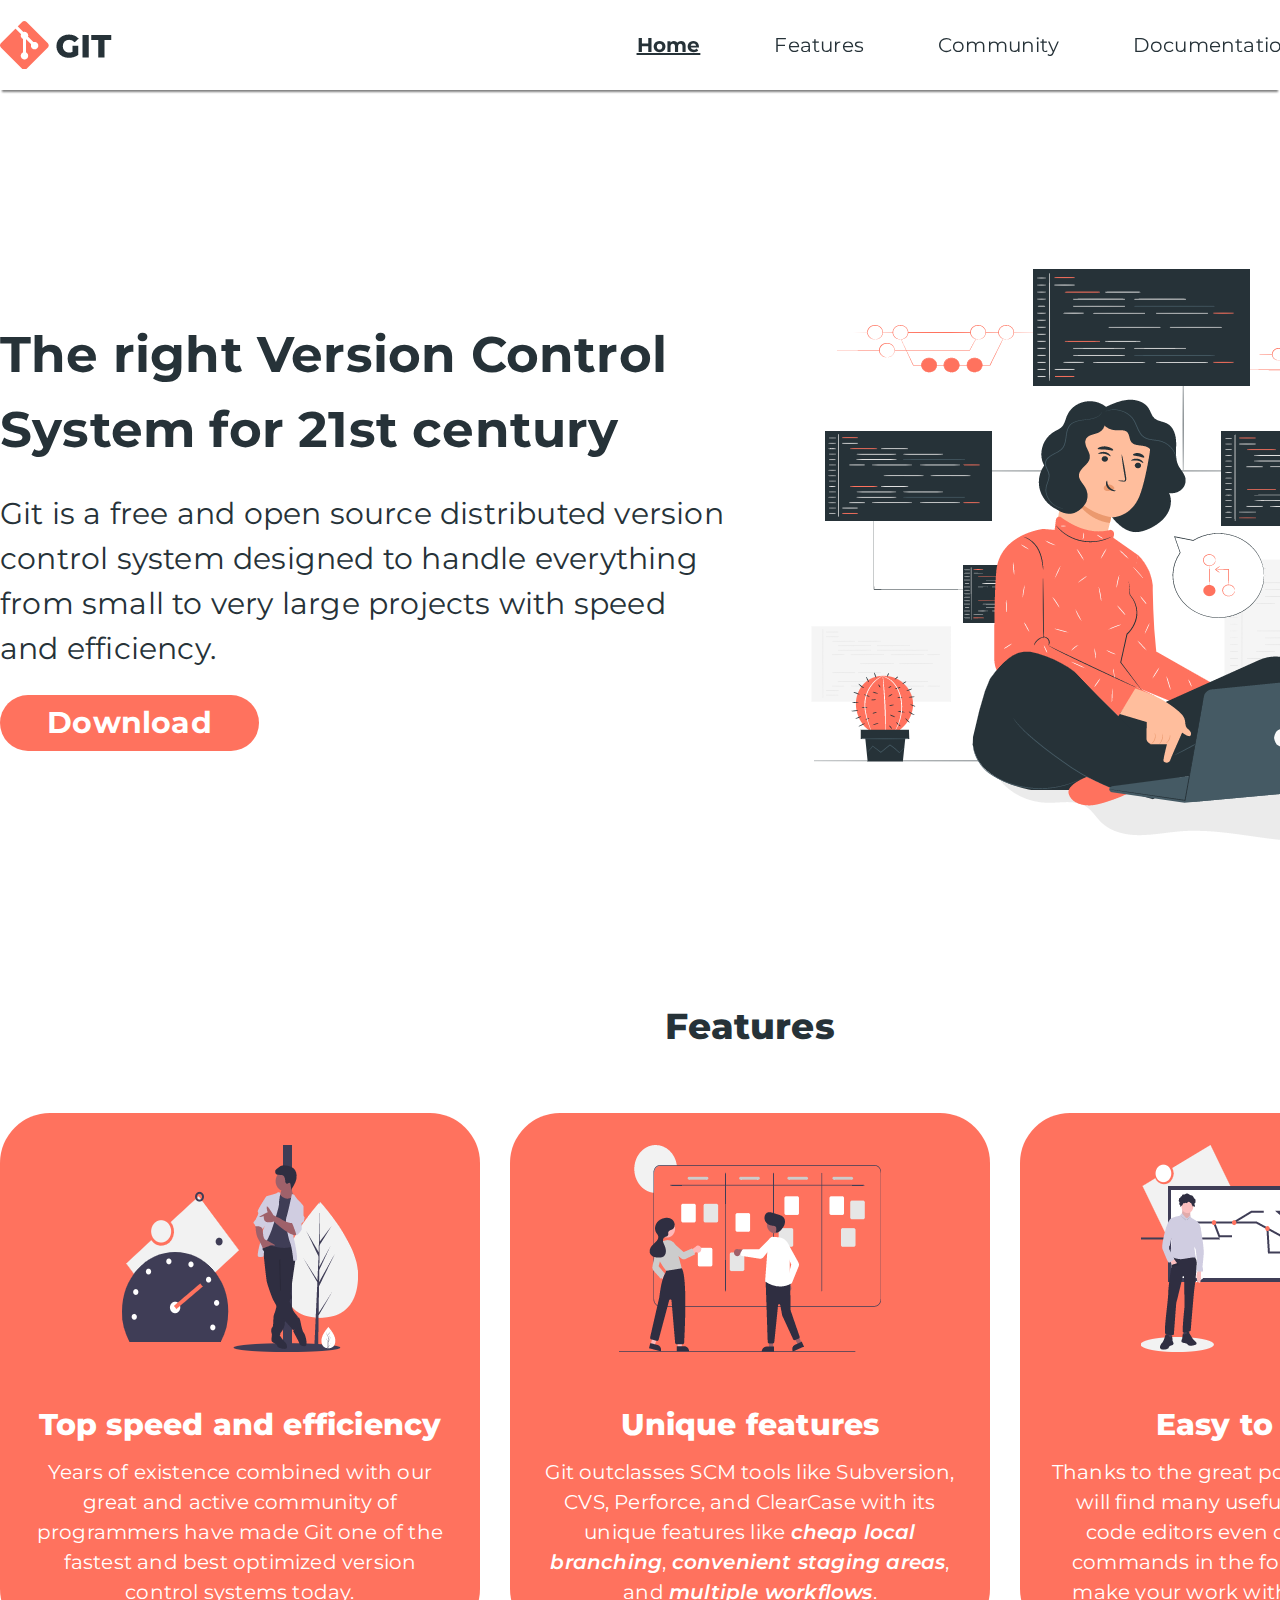
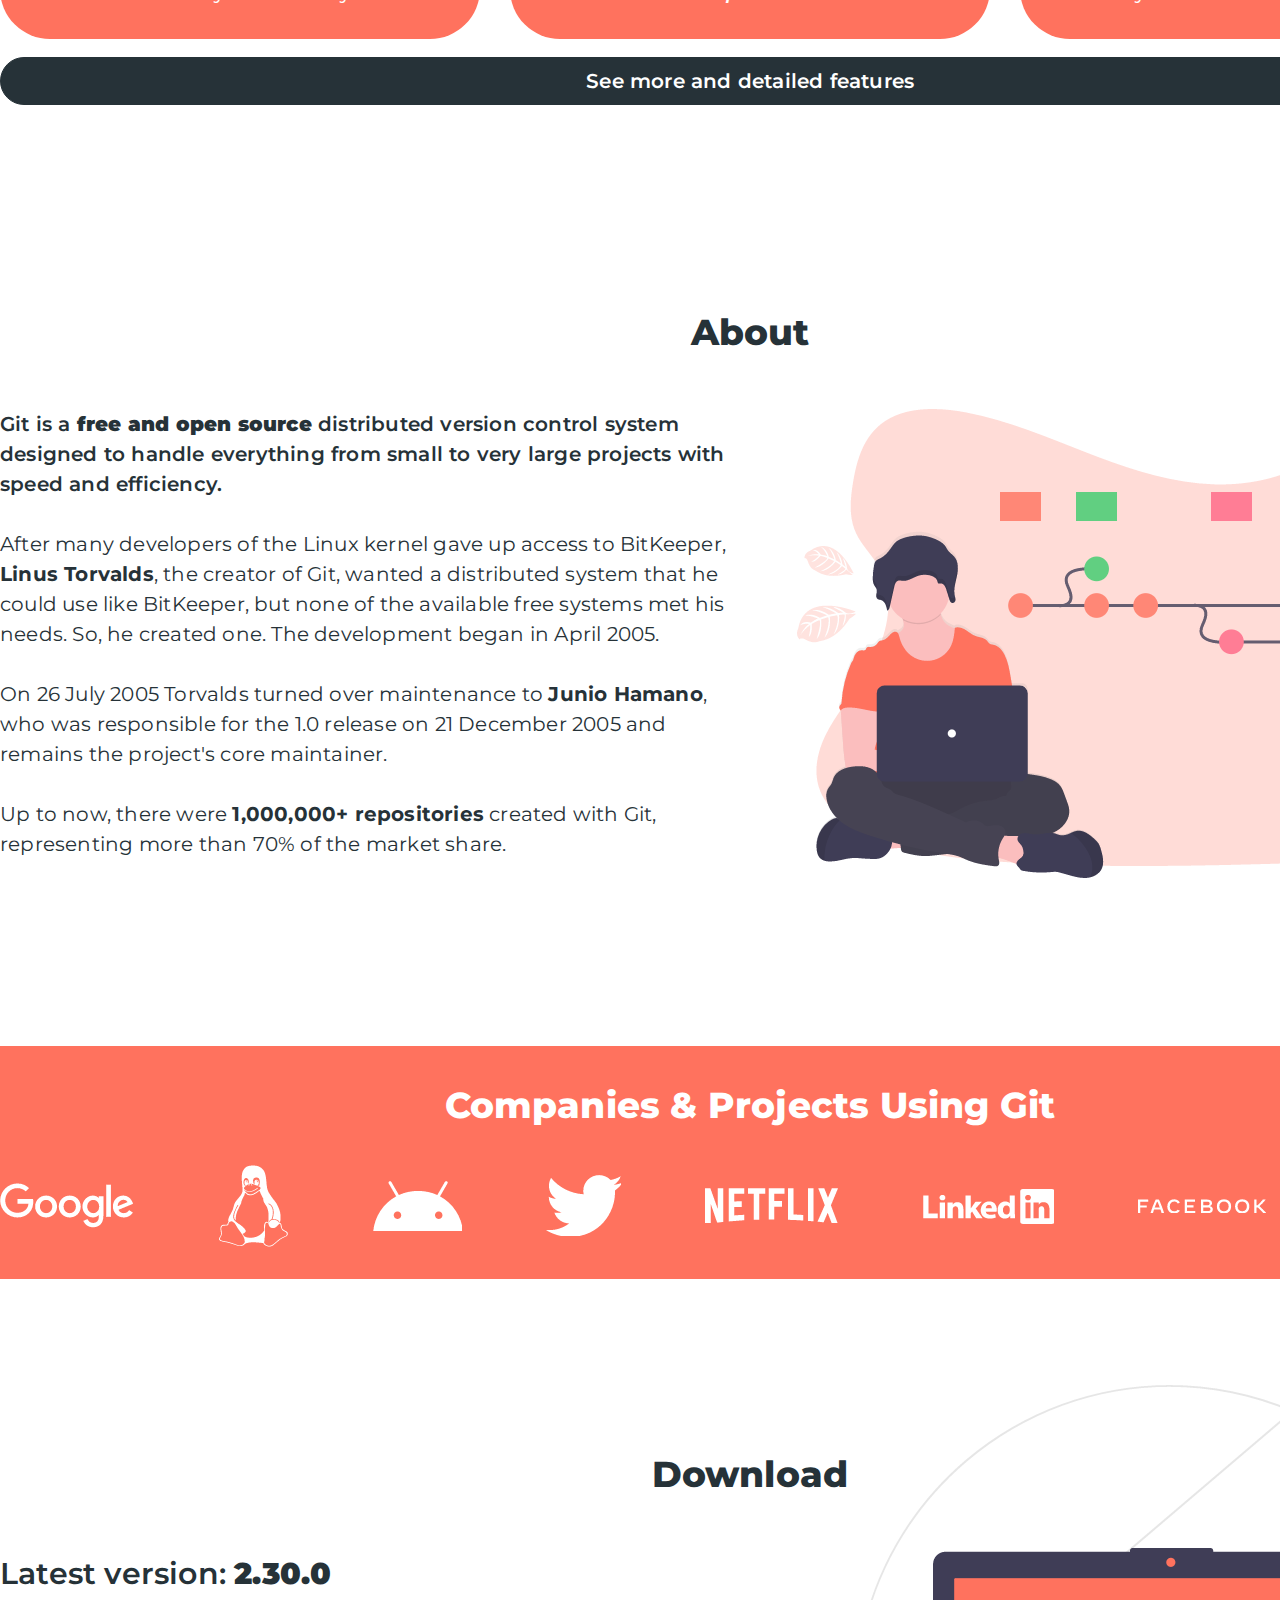
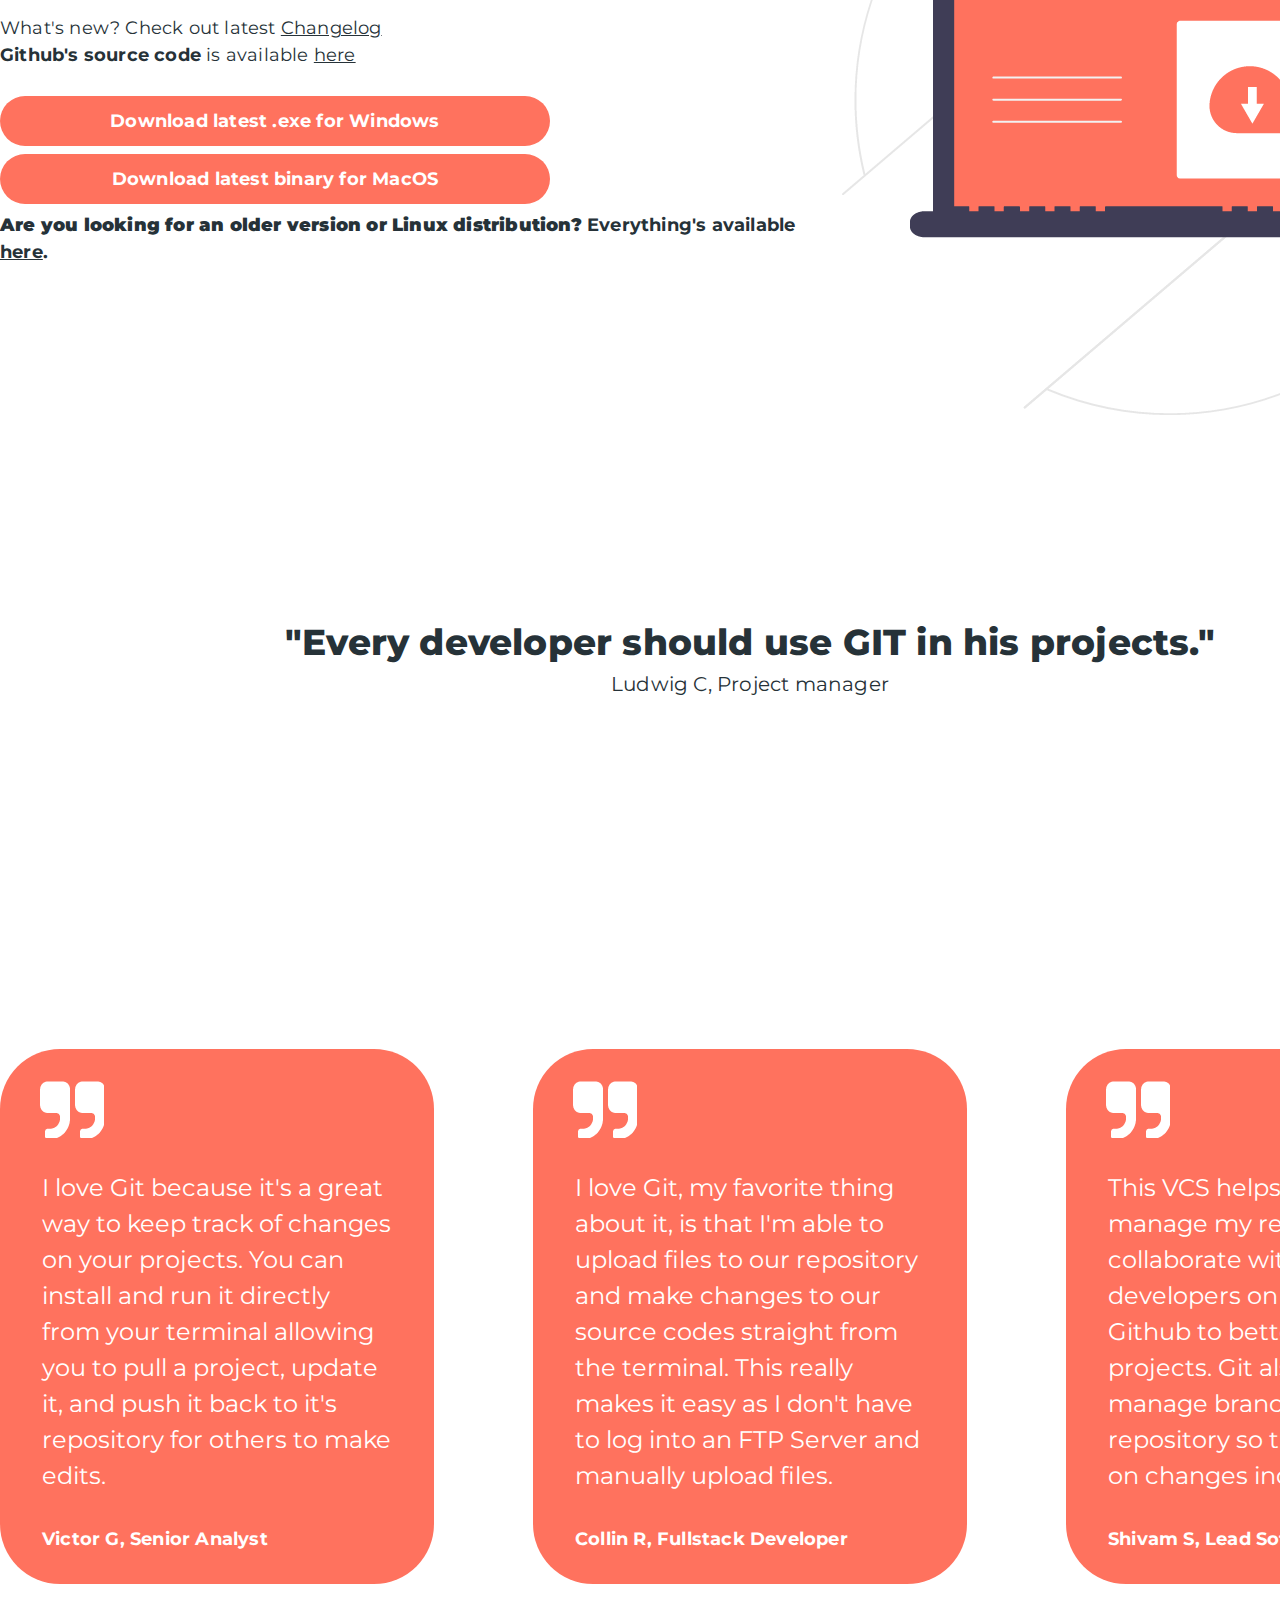
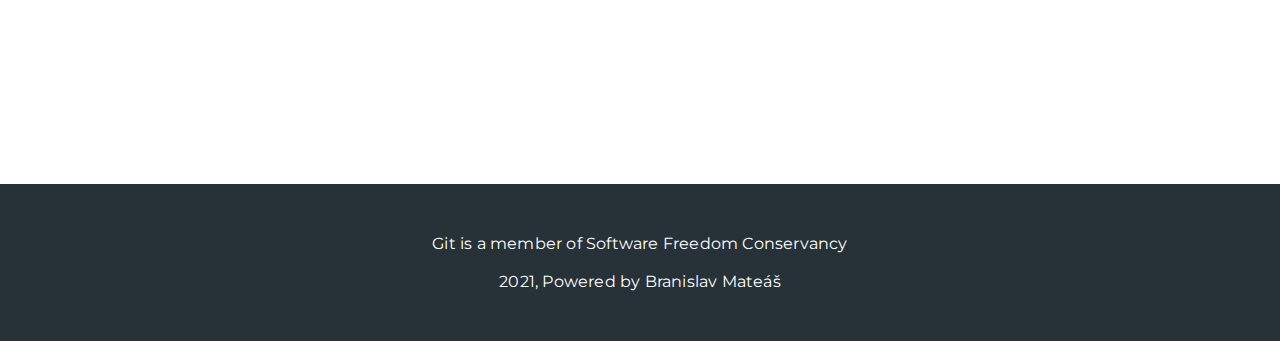
<file: index.html>
<html lang="en">
   <head>
      <meta charset="UTF-8" />
      <meta
         name="description"
         content="Git - the best Version Control System on the planet"
         />
      <meta name="keywords" content="Free VCS, Git, Version Control System" />
      <meta name="author" content="Branislav Mateáš" />
      <meta name="viewport" content="width=device-width, initial-scale=1.0" />
      <title>Git</title>
      <link rel="icon" href="./images/icon.png" size="64x64" />
      <link rel="preconnect" href="https://fonts.gstatic.com" />
      <link
         href="https://fonts.googleapis.com/css2?family=Montserrat:wght@400;600;700;800&display=swap"
         rel="stylesheet"
         />
      <link rel="stylesheet" href="./css/myStyles.css" />
   </head>
   <body>
      <div class="hero">
         <div class="menu">
            <div class="container1">
               <a href="./index.html"
                  ><img id="logo" src="./images/logo.png" alt="Git Logo"
                  /></a>
               <ul>
                  <li>
                     <a href="./index.html"
                        ><strong><u>Home</u></strong></a
                        >
                  </li>
                  <li><a href="./features.html">Features</a></li>
                  <li><a href="./community.html">Community</a></li>
                  <li><a href="./cheatsheet.html">Documentation</a></li>
                  <li class="down"><a href="./download.html">Download</a></li>
               </ul>
            </div>
         </div>
      </div>
      <div class="container">
         <div class="middle">
            <h1 id="headline">The right Version Control System for 21st century</h1>
            <h2 id="subheadline">
               Git is a free and open source distributed version control system
               designed to handle everything from small to very large projects with
               speed and efficiency.
            </h2>
            <a class="download_button" href="download.html">Download</a>
         </div>
         <img
            id="heroIll"
            src="./images/hero.png"
            alt="Version Control System Illustration"
            />
         <div id="features">
            <h1 class="nadpis">Features</h1>
            <div class="flex-container">
               <div id="box1">
                  <img
                     class="obrazok"
                     src="./images/Features1.png"
                     alt="Speed and efficiency"
                     />
                  <h1 class="featuresHeadline">Top speed and efficiency</h1>
                  <p class="featuresParagraph">
                     Years of existence combined with our great and active community of
                     programmers have made Git one of the fastest and best optimized
                     version control systems today.
                  </p>
               </div>
               <div id="box2">
                  <img
                     class="obrazok"
                     src="./images/Features2.png"
                     alt="Unique features"
                     />
                  <h1 class="featuresHeadline">Unique features</h1>
                  <p class="featuresParagraph">
                     Git outclasses SCM tools like Subversion, CVS, Perforce, and
                     ClearCase with its unique features like
                     <em>cheap local branching</em>, <em>convenient staging areas</em>,
                     and <em>multiple workflows</em>.
                  </p>
               </div>
               <div id="box3">
                  <img
                     class="obrazok"
                     src="./images/Features3.png"
                     alt="Easy Learning"
                     />
                  <h1 class="featuresHeadline">Easy to learn</h1>
                  <p class="featuresParagraph">
                     Thanks to the great popularity of Git, you will find many useful
                     tutorials. Some code editors even offer integrated commands in the
                     form of buttons to make your work with Git even easier.
                  </p>
               </div>
            </div>
            <h1 class="details">
               <a href="features.html">See more and detailed features</a>
            </h1>
         </div>
         <div id="about">
            <h1 class="nadpisD">About</h1>
            <div class="flex-container">
               <p class="paragraph">
                  <span>
                  Git is a <strong>free and open source</strong> distributed version
                  control system designed to handle everything from small to very
                  large projects with speed and efficiency. </span
                     ><br />
                  <br />
                  After many developers of the Linux kernel gave up access to
                  BitKeeper,
                  <strong>Linus Torvalds</strong>, the creator of Git, wanted a
                  distributed system that he could use like BitKeeper, but none of the
                  available free systems met his needs. So, he created one. The
                  development began in April 2005.<br />
                  <br />
                  On 26 July 2005 Torvalds turned over maintenance to
                  <strong>Junio Hamano</strong>, who was responsible for the 1.0
                  release on 21 December 2005 and remains the project's core
                  maintainer. <br />
                  <br />Up to now, there were
                  <strong>1,000,000+ repositories</strong> created with Git,
                  representing more than 70% of the market share.
               </p>
               <img src="./images/About.png" alt="Git Version Control System" />
            </div>
         </div>
      </div>
      <div id="companies">
         <div class="container1">
            <h1 class="nadpisC">Companies & Projects Using Git</h1>
            <a
               href="https://github.com/google"
               target="_blank"
               style="margin-left: 0px"
               ><img src="./images/Google.png" alt="Google"
               /></a>
            <a
               href="https://git.kernel.org/pub/scm/linux/kernel/git/torvalds/linux.git"
               target="_blank"
               ><img src="./images/Linux.png" alt="Linux"
               /></a>
            <a
               href="https://android-review.googlesource.com/q/status:open"
               target="_blank"
               ><img src="./images/Android.png" alt="Android"
               /></a>
            <a href="https://github.com/twitter" target="_blank"
               ><img src="./images/Twitter.png" alt="Twitter"
               /></a>
            <a href="https://github.com/netflix" target="_blank"
               ><img src="./images/Netflix.png" alt="Netflix"
               /></a>
            <a href="https://github.com/linkedin" target="_blank"
               ><img src="./images/LinkedIn.png" alt="LinkedIn"
               /></a>
            <a href="https://github.com/facebook" target="_blank"
               ><img src="./images/Facebook.png" alt="Facebook"
               /></a>
            <a
               href="https://github.com/Microsoft"
               target="_blank"
               style="margin-right: 0px"
               ><img src="./images/Microsoft.png" alt="Microsoft"
               /></a>
         </div>
      </div>
      <div class="container">
         <div id="download">
            <h1 class="nadpisB">Download</h1>
            <div class="flex-container">
               <div id="textPart">
                  <h2 class="detail">Latest version: <strong>2.30.0</strong></h2>
                  <br />
                  <h4 class="lowerDetail">
                     What's new? Check out latest
                     <a
                        href="https://raw.githubusercontent.com/git/git/master/Documentation/RelNotes/2.30.0.txt"
                        target="_blank"
                        ><u>Changelog</u></a
                        >
                     <br /><strong>Github's source code</strong>
                     is available
                     <a href="https://github.com/git/git" target="_blank"
                        ><u>here</u></a
                        >
                     <br />
                     <br />
                  </h4>
                  <h1 class="tlacidlo">
                     <a
                        href="https://github.com/git-for-windows/git/releases/download/v2.30.0.windows.2/Git-2.30.0.2-64-bit.exe"
                        target="_blank"
                        >Download latest .exe for Windows</a
                        >
                  </h1>
                  <h1 class="tlacidlo">
                     <a
                        href="https://sourceforge.net/projects/git-osx-installer/"
                        target="_blank"
                        >Download latest binary for MacOS</a
                        >
                  </h1>
                  <h3 class="poznamka">
                     <strong
                        >Are you looking for an older version or Linux
                     distribution?</strong
                        >
                     Everything's available <a href="./download.html"><u>here</u></a
                        >.
                  </h3>
               </div>
               <img
                  style="margin-top: -166px"
                  src="./images/Download.png"
                  alt="Download Git"
                  />
            </div>
         </div>
         <div id="citation">
            <h1 class="nadpisD">
               "Every developer should use GIT in his projects."<br /><small
                  >Ludwig C, Project manager</small
                  >
            </h1>
         </div>
         <div id="references">
            <div class="flex-container">
               <div class="refBox">
                  <img class="que" src="./images/Shape.png" alt="Citation" />
                  <p>
                     I love Git because it's a great way to keep track of changes on
                     your projects. You can install and run it directly from your
                     terminal allowing you to pull a project, update it, and push it
                     back to it's repository for others to make edits.
                  </p>
                  <h5>Victor G, Senior Analyst</h5>
               </div>
               <div class="refBox">
                  <img class="que" src="./images/Shape.png" alt="Citation" />
                  <p>
                     I love Git, my favorite thing about it, is that I'm able to upload
                     files to our repository and make changes to our source codes
                     straight from the terminal. This really makes it easy as I don't
                     have to log into an FTP Server and manually upload files.
                  </p>
                  <h5>Collin R, Fullstack Developer</h5>
               </div>
               <div class="refBox">
                  <img class="que" src="./images/Shape.png" alt="Citation" />
                  <p>
                     This VCS helps me effectively manage my repositories and
                     collaborate with other developers on platforms like Github to
                     better the projects. Git also helps me manage branches within my
                     repository so that I can work on changes individually.
                  </p>
                  <h5>Shivam S, Lead Software Engineer</h5>
               </div>
            </div>
         </div>
      </div>
      <div id="footer">
         <h6>
            Git is a member of Software Freedom Conservancy<br /><br />
            2021, Powered by Branislav Mateáš
         </h6>
      </div>
   </body>
</html>
</file>
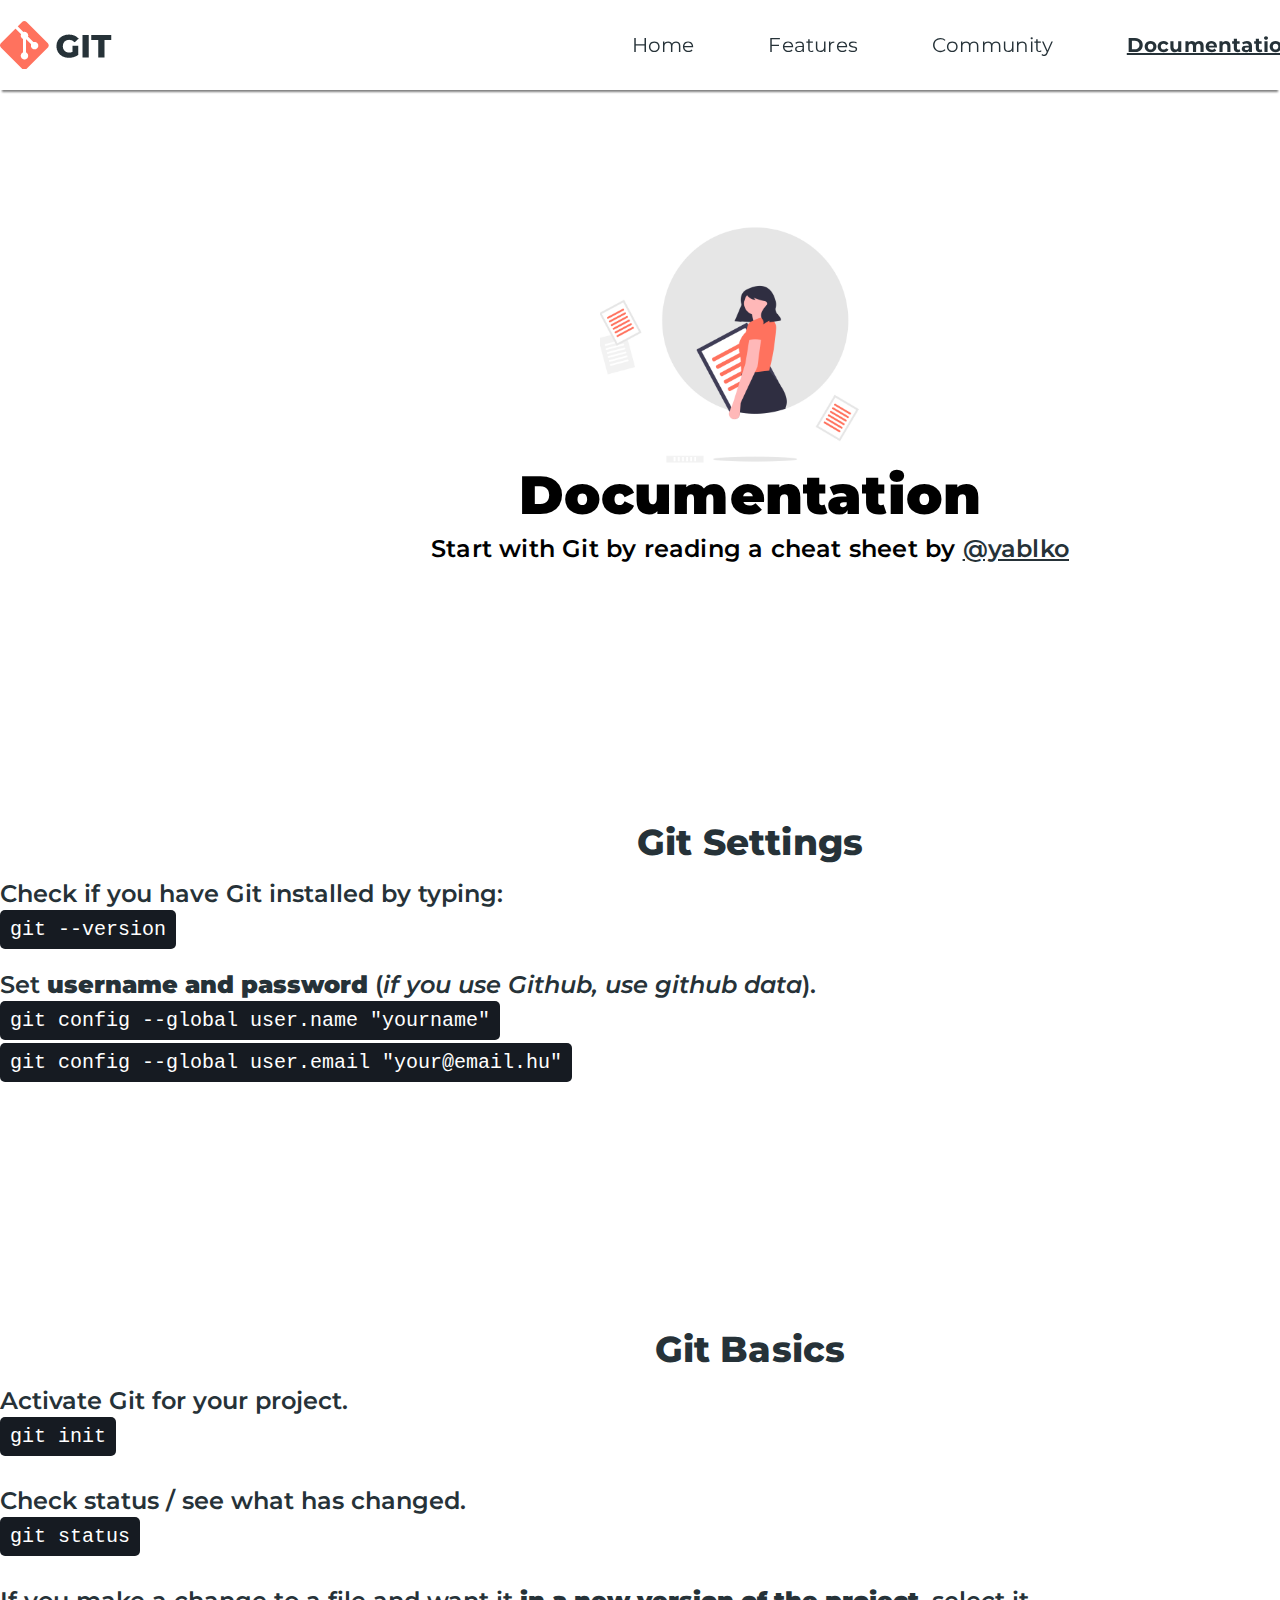
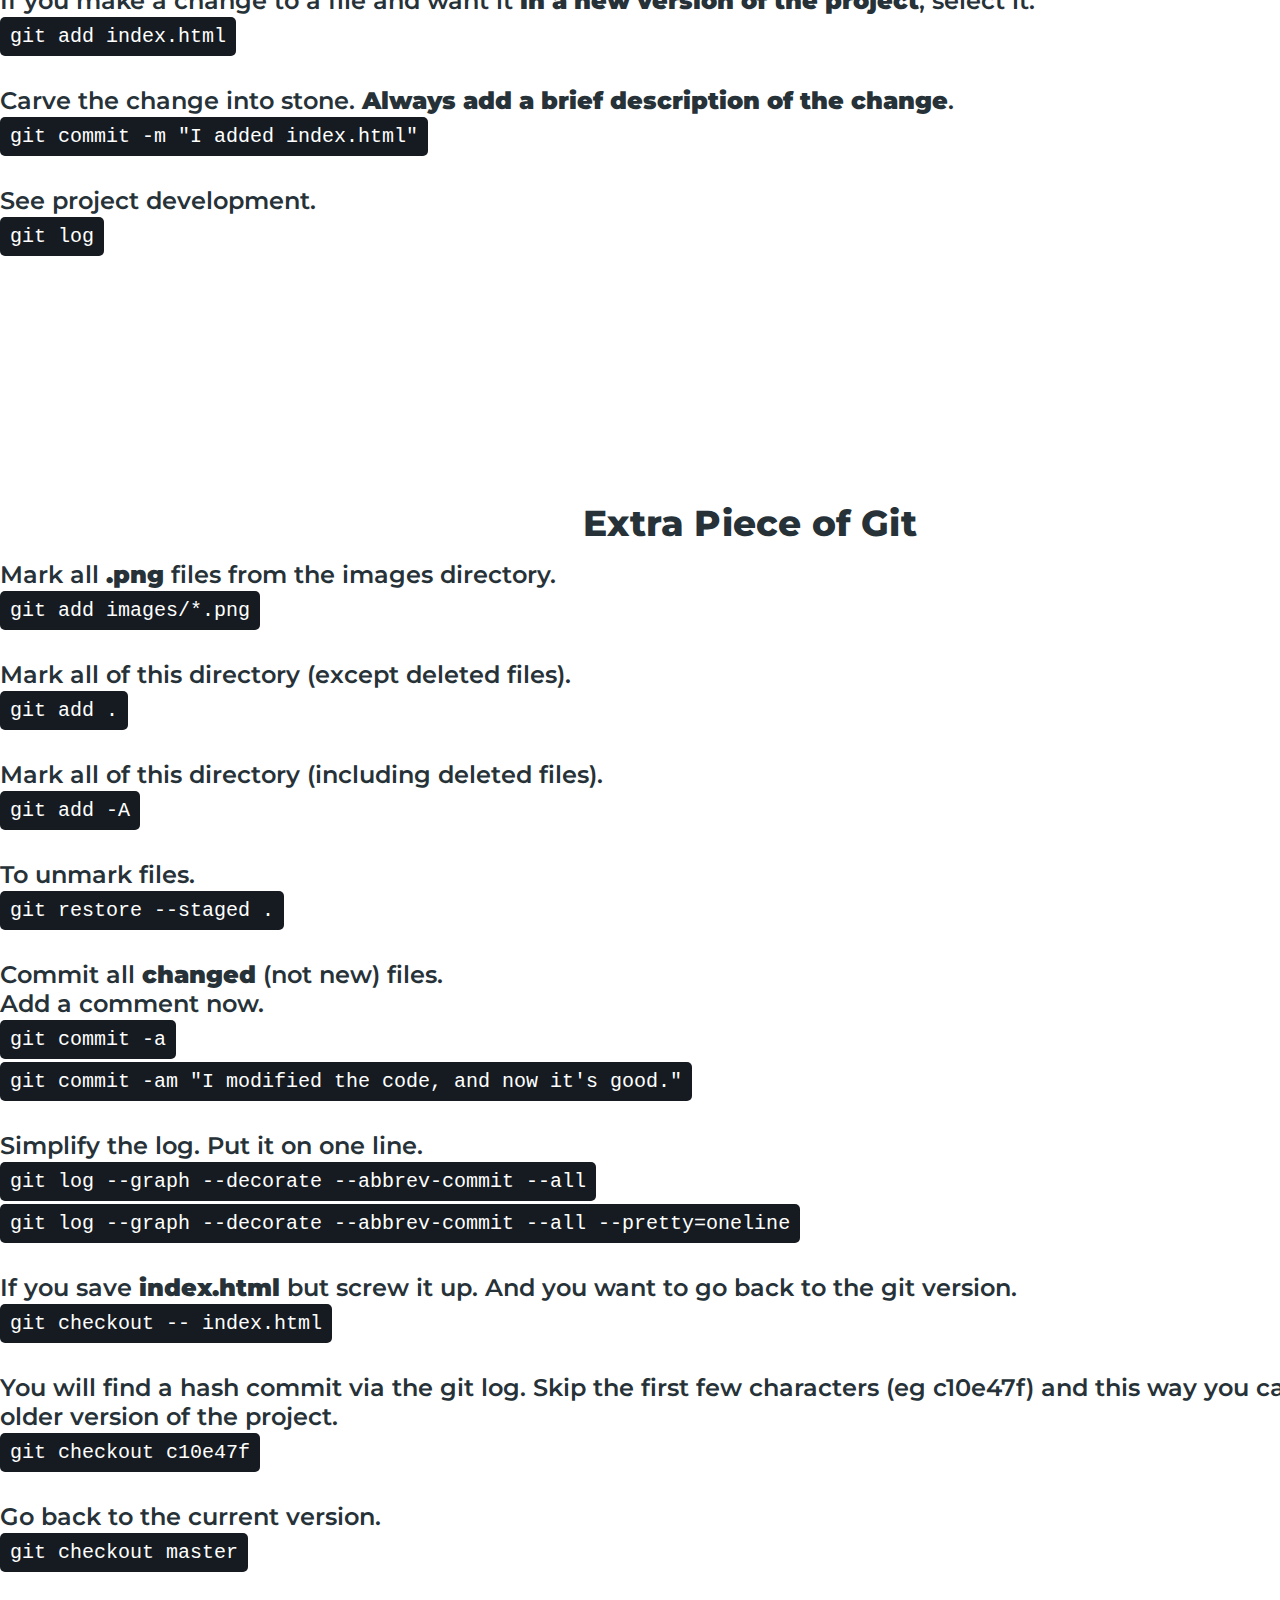
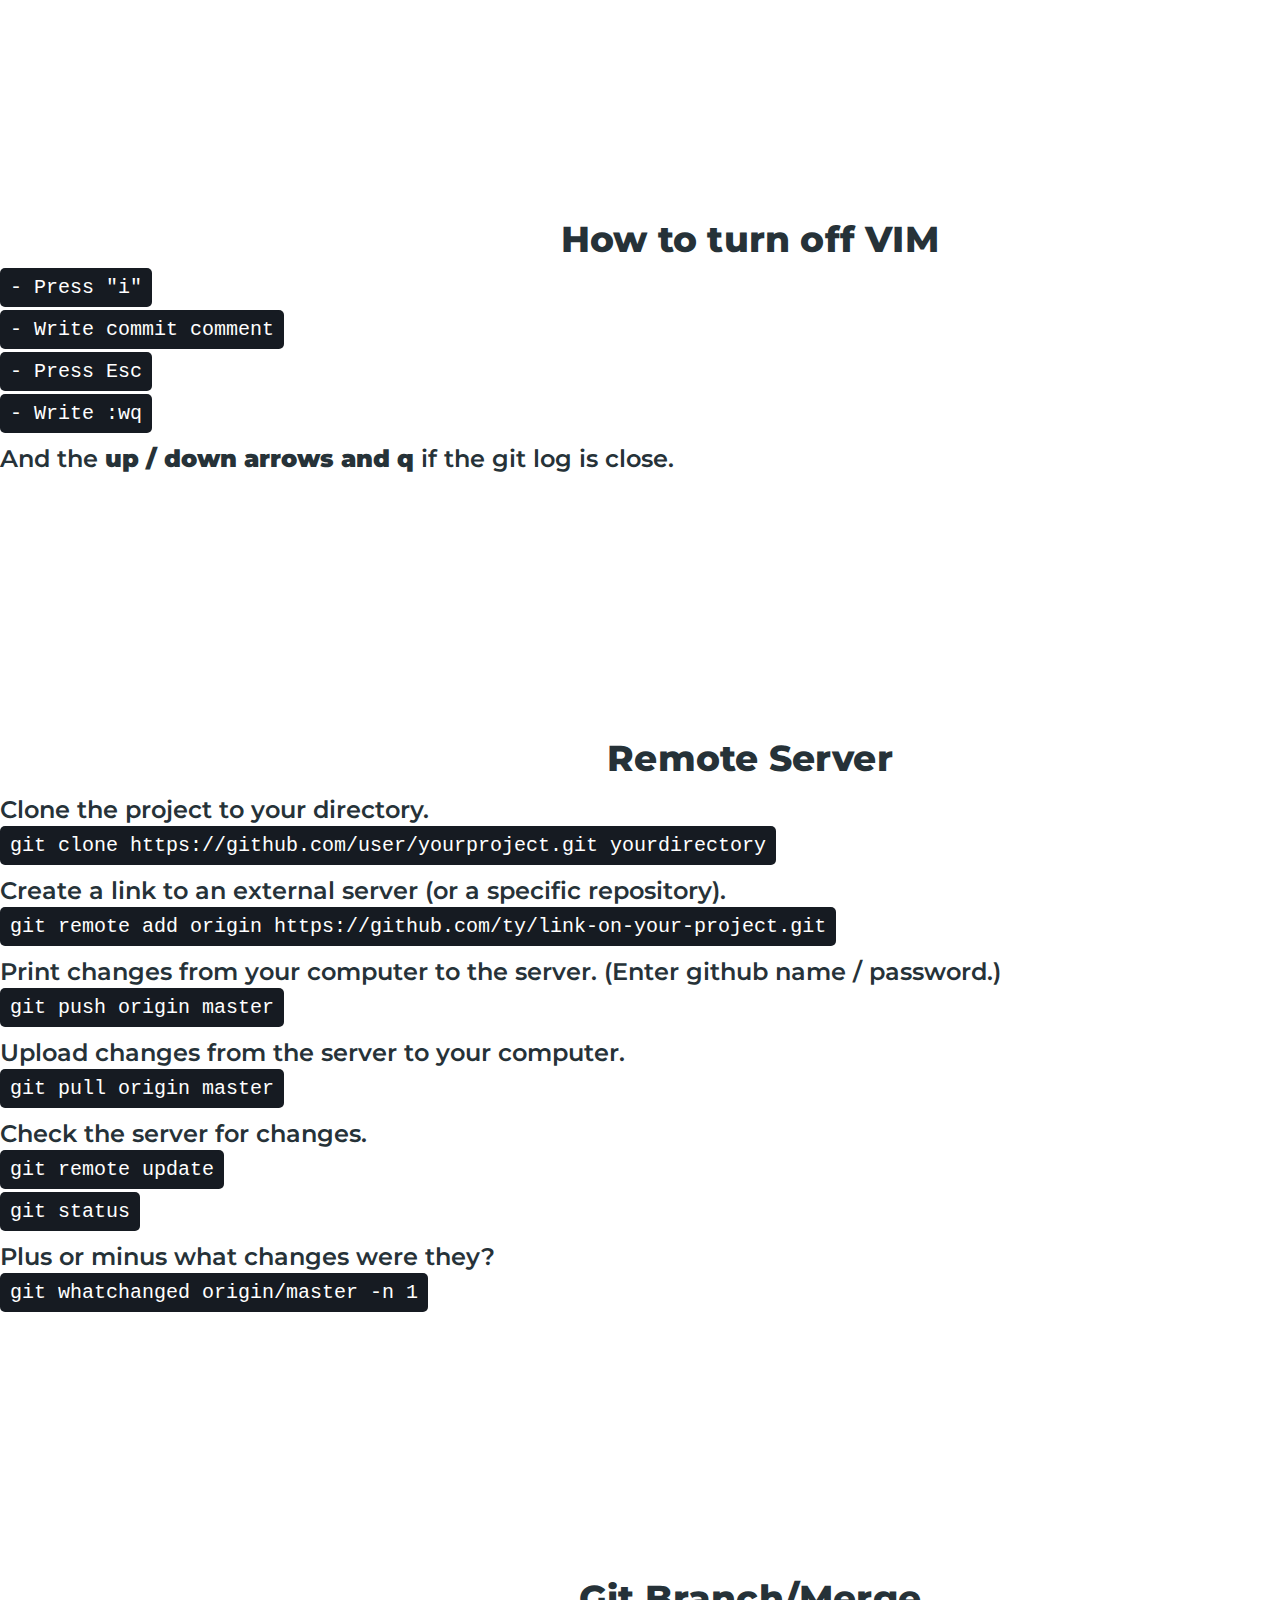
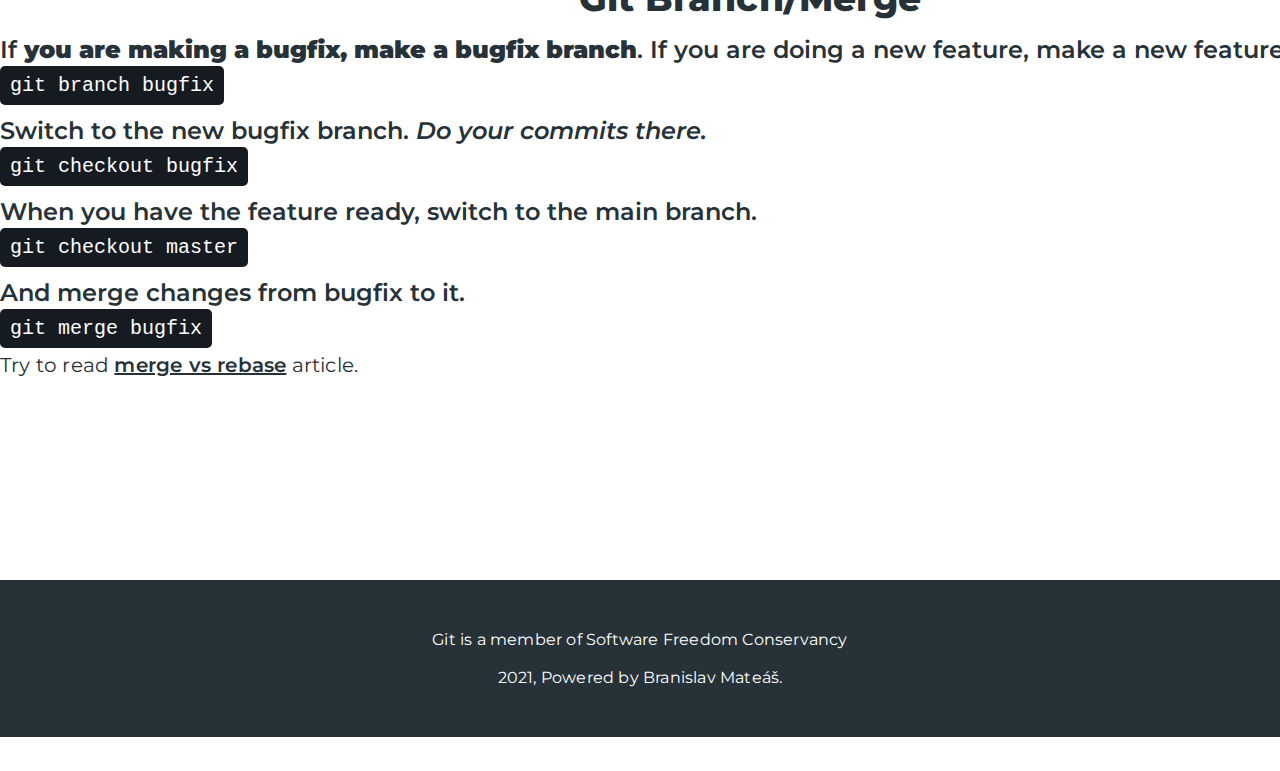
<file: cheatsheet.html>
<html lang="en">
   <head>
      <meta charset="UTF-8" />
      <meta
         name="description"
         content="Git - the best Version Control System on the planet"
         />
      <meta name="keywords" content="Free VCS, Git, Version Control System" />
      <meta name="author" content="Branislav Mateáš" />
      <meta name="viewport" content="width=device-width, initial-scale=1.0" />
      <title>Cheat Sheet - Git</title>
      <link rel="icon" href="./images/icon.png" size="64x64" />
      <link rel="preconnect" href="https://fonts.gstatic.com" />
      <link
         href="https://fonts.googleapis.com/css2?family=Montserrat:wght@400;600;700;800&display=swap"
         rel="stylesheet"
         />
      <link rel="stylesheet" href="./css/myStyles.css" />
   </head>
   <body>
      <div class="hero">
         <div class="menu">
            <div class="container1">
               <a href="./index.html"
                  ><img id="logo" src="./images/logo.png" alt="Git Logo"
                  /></a>
               <ul>
                  <li>
                     <a href="./index.html">Home</a>
                  </li>
                  <li><a href="./features.html">Features</a></li>
                  <li><a href="./community.html">Community</a></li>
                  <li>
                     <a href="./cheatsheet.html"
                        ><u><strong>Documentation</strong></u></a
                        >
                  </li>
                  <li class="down">
                     <a href="./download.html">Download</a>
                  </li>
               </ul>
            </div>
         </div>
         <div class="container1">
            <div id="pageTitle">
               <img src="./images/doc.png" width="300px" alt="Documentation" />
               <h1>
                  Documentation<br />
                  <small
                     >Start with Git by reading a cheat sheet by
                  <a href="https://github.com/yablko" target="_blank"
                     ><u>@yablko</u></a
                     ></small
                     >
               </h1>
            </div>
            <div id="aboutFeatures">
               <h1 class="nadpis">Git Settings</h1>
               <h2>Check if you have Git installed by typing:<br /></h2>
               <code>git --version</code>
               <h2>
                  <br />Set <strong>username and password</strong> (<i
                     >if you use Github, use github data</i
                     >).
               </h2>
               <code>git config --global user.name "yourname"</code>
               <br /><br />
               <code>git config --global user.email "your@email.hu"</code>
               <h1 class="nadpis">Git Basics</h1>
               <h2>Activate Git for your project.</h2>
               <code>git init</code>
               <br /><br /><br />
               <h2>Check status / see what has changed.</h2>
               <code>git status</code>
               <br /><br /><br />
               <h2>
                  If you make a change to a file and want it
                  <strong>in a new version of the project</strong>, select it.
               </h2>
               <code>git add index.html</code>
               <br /><br /><br />
               <h2>
                  Carve the change into stone.
                  <strong>Always add a brief description of the change</strong>.
               </h2>
               <code>git commit -m "I added index.html"</code>
               <br /><br /><br />
               <h2>See project development.</h2>
               <code>git log</code>
               <h1 class="nadpis">Extra Piece of Git</h1>
               <h2>
                  Mark all <strong>.png</strong> files from the images directory.
               </h2>
               <code>git add images/*.png</code>
               <br /><br /><br />
               <h2>Mark all of this directory (except deleted files).</h2>
               <code>git add .</code>
               <br /><br /><br />
               <h2>Mark all of this directory (including deleted files).</h2>
               <code>git add -A</code>
               <br /><br /><br />
               <h2>To unmark files.</h2>
               <code>git restore --staged .</code>
               <br /><br /><br />
               <h2>
                  Commit all <strong>changed</strong> (not new) files.<br />
                  Add a comment now.
               </h2>
               <code>git commit -a </code>
               <br /><br />
               <code>git commit -am "I modified the code, and now it's good."</code>
               <br /><br /><br />
               <h2>Simplify the log. Put it on one line.</h2>
               <code>git log --graph --decorate --abbrev-commit --all </code
                  ><br /><br />
               <code
                  >git log --graph --decorate --abbrev-commit --all
               --pretty=oneline</code
                  >
               <br /><br /><br />
               <h2>
                  If you save <strong>index.html</strong> but screw it up. And you
                  want to go back to the git version.
               </h2>
               <code>git checkout -- index.html</code>
               <br /><br /><br />
               <h2>
                  You will find a hash commit via the git log. Skip the first few
                  characters (eg c10e47f) and this way you can jump to an older
                  version of the project.
               </h2>
               <code>git checkout c10e47f</code>
               <br /><br /><br />
               <h2>Go back to the current version.</h2>
               <code>git checkout master</code>
               <h1 class="nadpis">How to turn off VIM</h1>
               <code>- Press "i"</code>
               <br /><br />
               <code>- Write commit comment</code>
               <br /><br />
               <code>- Press Esc</code>
               <br /><br />
               <code>- Write :wq</code>
               <br /><br />
               <h2>
                  And the <strong>up / down arrows and q</strong> if the git log is
                  close.
               </h2>
               <h1 class="nadpis">Remote Server</h1>
               <h2>Clone the project to your directory.</h2>
               <code
                  >git clone https://github.com/user/yourproject.git
               yourdirectory</code
                  >
               <br /><br />
               <h2>
                  Create a link to an external server (or a specific repository).
               </h2>
               <code
                  >git remote add origin
               https://github.com/ty/link-on-your-project.git</code
                  >
               <br /><br />
               <h2>
                  Print changes from your computer to the server. (Enter github name /
                  password.)
               </h2>
               <code>git push origin master</code> <br /><br />
               <h2>Upload changes from the server to your computer.</h2>
               <code>git pull origin master</code><br /><br />
               <h2>Check the server for changes.</h2>
               <code>git remote update </code><br /><br />
               <code>git status</code><br /><br />
               <h2>Plus or minus what changes were they?</h2>
               <code>git whatchanged origin/master -n 1</code><br /><br />
               <h1 class="nadpis">Git Branch/Merge</h1>
               <h2>
                  If <strong>you are making a bugfix, make a bugfix branch</strong>.
                  If you are doing a new feature, make a new feature branch.
               </h2>
               <code>git branch bugfix</code><br /><br />
               <h2>
                  Switch to the new bugfix branch. <i>Do your commits there.</i>
               </h2>
               <code>git checkout bugfix</code><br /><br />
               <h2>When you have the feature ready, switch to the main branch.</h2>
               <code>git checkout master</code><br /><br />
               <h2>And merge changes from bugfix to it.</h2>
               <code>git merge bugfix</code><br />
               <p>
                  Try to read
                  <a
                     href="https://www.atlassian.com/git/tutorials/merging-vs-rebasing"
                     target="_blank"
                     ><u>merge vs rebase</u></a
                     >
                  article.
               </p>
            </div>
         </div>
      </div>
      <div id="footer">
         <h6>
            Git is a member of Software Freedom Conservancy<br /><br />
            2021, Powered by Branislav Mateáš.
         </h6>
      </div>
   </body>
</html>
</file>
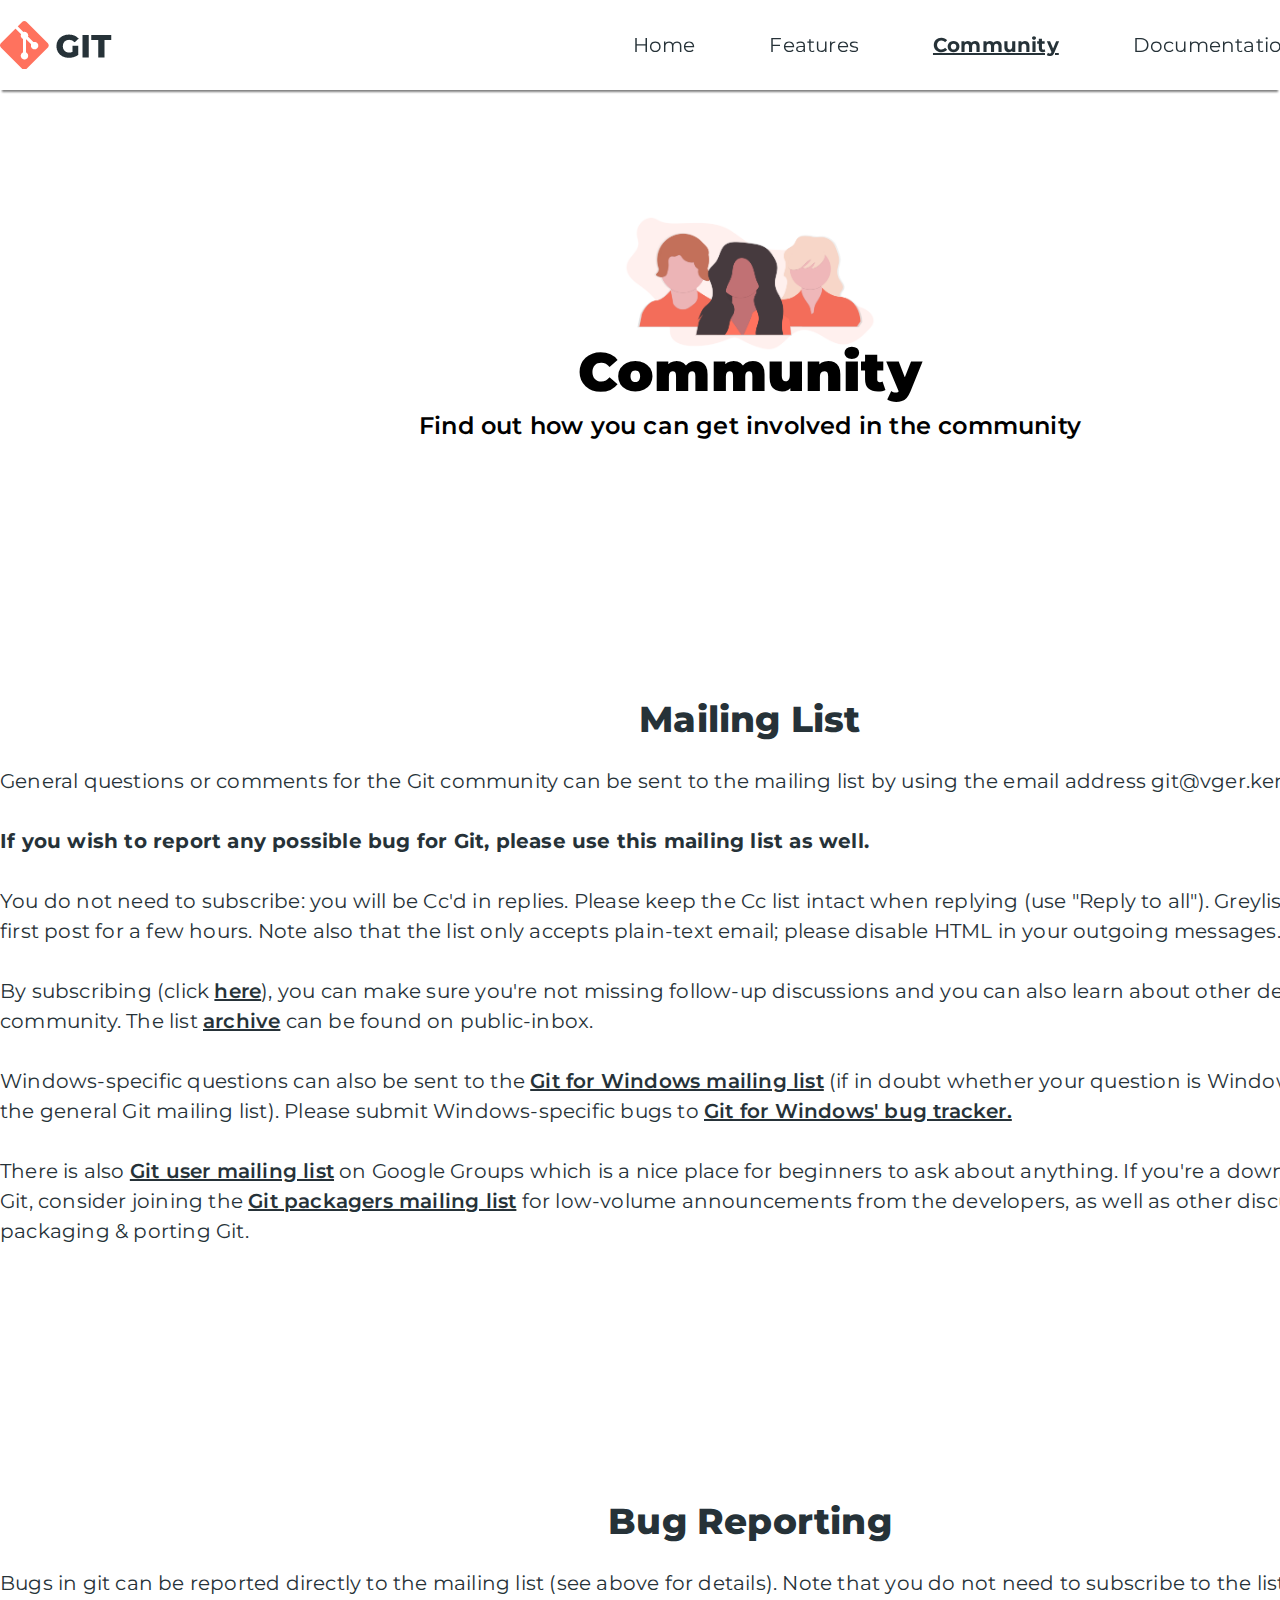
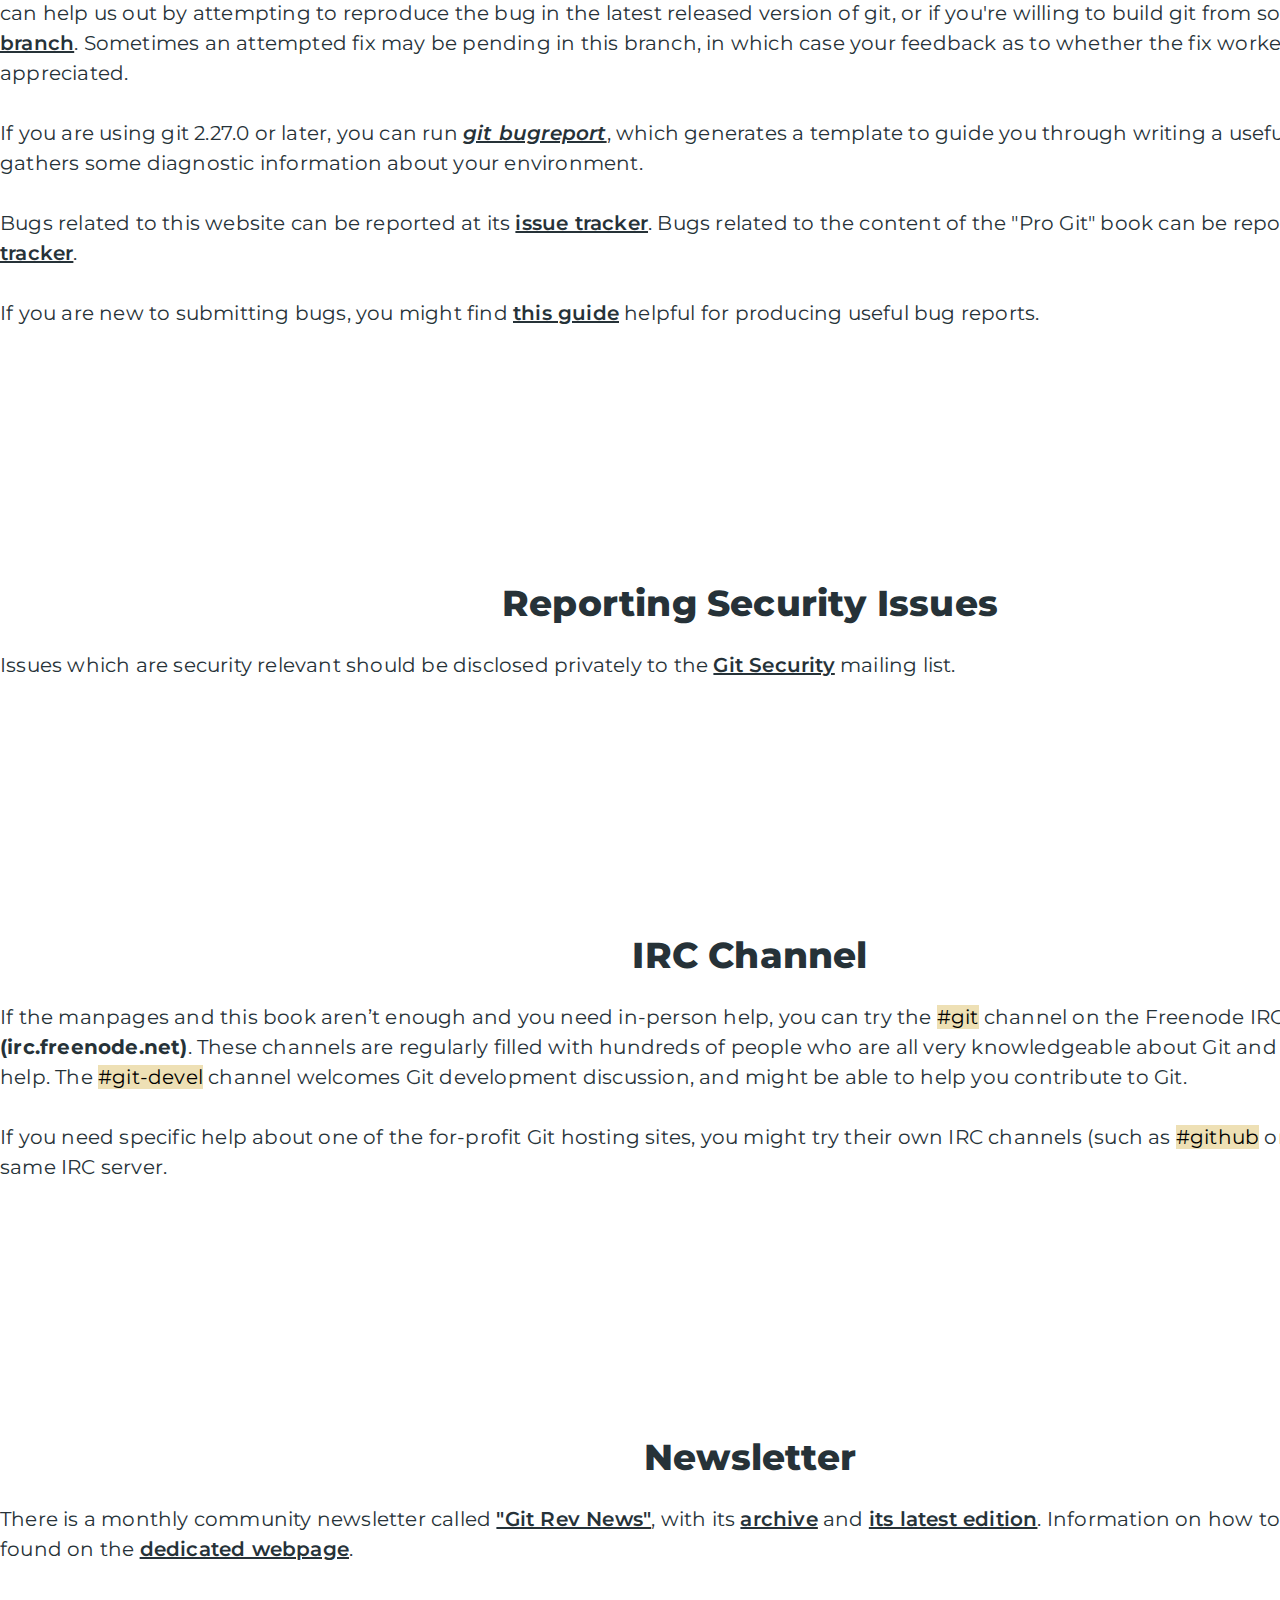
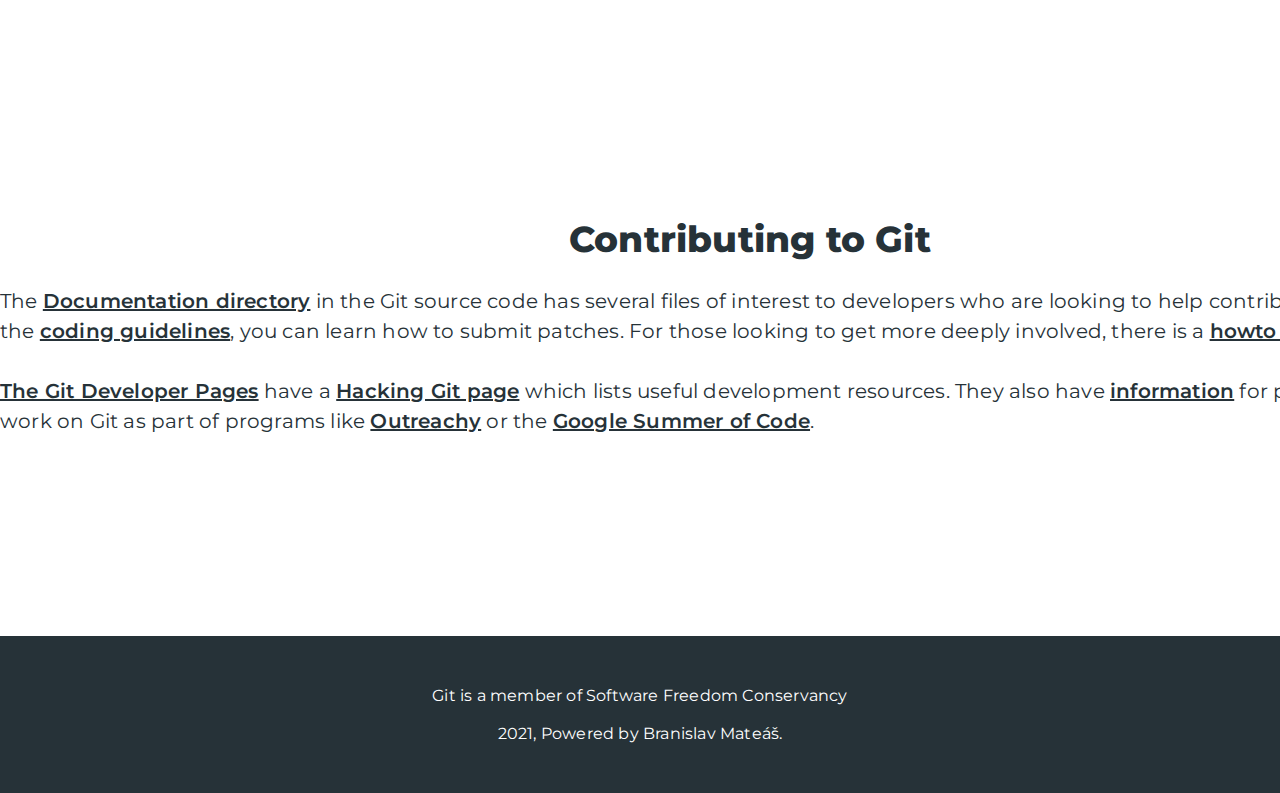
<file: community.html>
<html lang="en">
   <head>
      <meta charset="UTF-8" />
      <meta
         name="description"
         content="Git - the best Version Control System on the planet"
         />
      <meta name="keywords" content="Free VCS, Git, Version Control System" />
      <meta name="author" content="Branislav Mateáš" />
      <meta name="viewport" content="width=device-width, initial-scale=1.0" />
      <title>Community - Git</title>
      <link rel="icon" href="./images/icon.png" size="64x64" />
      <link rel="preconnect" href="https://fonts.gstatic.com" />
      <link
         href="https://fonts.googleapis.com/css2?family=Montserrat:wght@400;600;700;800&display=swap"
         rel="stylesheet"
         />
      <link rel="stylesheet" href="./css/myStyles.css" />
   </head>
   <body>
      <div class="hero">
         <div class="menu">
            <div class="container1">
               <a href="./index.html"
                  ><img id="logo" src="./images/logo.png" alt="Git Logo"
                  /></a>
               <ul>
                  <li>
                     <a href="./index.html">Home</a>
                  </li>
                  <li><a href="./features.html">Features</a></li>
                  <li>
                     <a href="./community.html"
                        ><u><strong>Community</strong></u></a
                        >
                  </li>
                  <li>
                     <a href="./cheatsheet.html">Documentation</a>
                  </li>
                  <li class="down">
                     <a href="./download.html">Download</a>
                  </li>
               </ul>
            </div>
         </div>
         <div class="container1">
            <div id="pageTitle">
               <img src="./images/com.png" alt="Community" />
               <h1>
                  Community<br />
                  <small>Find out how you can get involved in the community</small>
               </h1>
            </div>
            <div id="aboutFeatures">
               <h1 class="nadpis">Mailing List</h1>
               <p>
                  General questions or comments for the Git community can be sent to
                  the mailing list by using the email address git@vger.kernel.org.<br /><br />
                  <strong
                     >If you wish to report any possible bug for Git, please use this
                  mailing list as well.</strong
                     ><br /><br />
                  You do not need to subscribe: you will be Cc'd in replies. Please
                  keep the Cc list intact when replying (use "Reply to all").
                  Greylisting may delay your first post for a few hours. Note also
                  that the list only accepts plain-text email; please disable HTML in
                  your outgoing messages.<br /><br />
                  By subscribing (click
                  <a href="mailto:majordomo@vger.kernel.org" target="_blank"
                     ><u>here</u></a
                     >), you can make sure you're not missing follow-up discussions and
                  you can also learn about other development in the community. The
                  list
                  <a href="https://public-inbox.org/git" target="_blank"
                     ><u>archive</u></a
                     >
                  can be found on public-inbox. <br /><br />Windows-specific questions
                  can also be sent to the
                  <a
                     href="https://groups.google.com/forum/?fromgroups#!forum/git-for-windows"
                     target="_blank"
                     ><u>Git for Windows mailing list</u></a
                     >
                  (if in doubt whether your question is Windows-specific, just use the
                  general Git mailing list). Please submit Windows-specific bugs to
                  <a
                     href="https://github.com/git-for-windows/git/issues"
                     target="_blank"
                     ><u>Git for Windows' bug tracker.</u></a
                     ><br /><br />
                  There is also
                  <a
                     href="https://groups.google.com/forum/?fromgroups#!forum/git-users"
                     target="_blank"
                     ><u>Git user mailing list</u></a
                     >
                  on Google Groups which is a nice place for beginners to ask about
                  anything. If you're a downstream packager of Git, consider joining
                  the
                  <a
                     href="https://groups.google.com/forum/?fromgroups#!forum/git-packagers"
                     target="_blank"
                     ><u>Git packagers mailing list</u></a
                     >
                  for low-volume announcements from the developers, as well as other
                  discussion related to packaging & porting Git.
               </p>
               <h1 class="nadpis">Bug Reporting</h1>
               <p>
                  Bugs in git can be reported directly to the mailing list (see above
                  for details). Note that you do not need to subscribe to the list to
                  send to it. You can help us out by attempting to reproduce the bug
                  in the latest released version of git, or if you're willing to build
                  git from source, the
                  <a href="https://github.com/git/git/tree/next" target="_blank"
                     ><u><i>next</i> branch</u></a
                     >. Sometimes an attempted fix may be pending in this branch, in
                  which case your feedback as to whether the fix worked for you will
                  be appreciated. <br /><br />If you are using git 2.27.0 or later,
                  you can run
                  <a href="https://git-scm.com/docs/git-bugreport" target="_blank"
                     ><i><u>git bugreport</u></i></a
                     >, which generates a template to guide you through writing a useful
                  bug report and gathers some diagnostic information about your
                  environment.<br /><br />
                  Bugs related to this website can be reported at its
                  <a href="https://github.com/git/git-scm.com/issues" target="_blank"
                     ><u>issue tracker</u></a
                     >. Bugs related to the content of the "Pro Git" book can be reported
                  at its
                  <a href="https://github.com/progit/progit2" target="_blank"
                     ><u>issue tracker</u></a
                     >.<br /><br />
                  If you are new to submitting bugs, you might find
                  <a
                     href="http://www.chiark.greenend.org.uk/~sgtatham/bugs.html"
                     target="_blank"
                     ><u>this guide</u></a
                     >
                  helpful for producing useful bug reports.
               </p>
               <h1 class="nadpis">Reporting Security Issues</h1>
               <p>
                  Issues which are security relevant should be disclosed privately to
                  the
                  <a href="mailto:git-security@googlegroups.com"
                     ><u>Git Security</u></a
                     >
                  mailing list.
               </p>
               <h1 class="nadpis">IRC Channel</h1>
               <p>
                  If the manpages and this book aren’t enough and you need in-person
                  help, you can try the <mark>#git</mark> channel on the Freenode IRC
                  server <strong>(irc.freenode.net)</strong>. These channels are
                  regularly filled with hundreds of people who are all very
                  knowledgeable about Git and are often willing to help. The
                  <mark>#git-devel</mark> channel welcomes Git development discussion,
                  and might be able to help you contribute to Git. <br /><br />If you
                  need specific help about one of the for-profit Git hosting sites,
                  you might try their own IRC channels (such as
                  <mark>#github</mark> or <mark>#gitlab</mark>) on the same IRC
                  server.
               </p>
               <h1 class="nadpis">Newsletter</h1>
               <p>
                  There is a monthly community newsletter called
                  <a href="https://git.github.io/rev_news/rev_news/" target="_blank"
                     ><u>"Git Rev News"</u></a
                     >, with its
                  <a href="https://git.github.io/rev_news/archive/" target="_blank"
                     ><u>archive</u></a
                     >
                  and
                  <a href="https://git.github.io/rev_news/" target="_blank"
                     ><u>its latest edition</u></a
                     >. Information on how to subscribe can be found on the
                  <a href="https://git.github.io/rev_news/rev_news/" target="_blank"
                     ><u>dedicated webpage</u></a
                     >.
               </p>
               <h1 class="nadpis">Contributing to Git</h1>
               <p>
                  The
                  <a
                     href="https://github.com/git/git/tree/master/Documentation"
                     target="_blank"
                     ><u>Documentation directory</u></a
                     >
                  in the Git source code has several files of interest to developers
                  who are looking to help contribute. After reading the
                  <a
                     href="https://github.com/git/git/blob/master/Documentation/CodingGuidelines"
                     target="_blank"
                     ><u>coding guidelines</u></a
                     >, you can learn how to submit patches. For those looking to get
                  more deeply involved, there is a
                  <a
                     href="https://github.com/git/git/blob/master/Documentation/howto/maintain-git.txt"
                     target="_blank"
                     ><u>howto for Git maintainers</u></a
                     >.<br /><br />
                  <a href="https://git.github.io/" target="_blank"
                     ><u>The Git Developer Pages</u></a
                     >
                  have a
                  <a href="https://git.github.io/Hacking-Git/" target="_blank"
                     ><u>Hacking Git page</u></a
                     >
                  which lists useful development resources. They also have
                  <a
                     href="https://git.github.io/General-Application-Information/"
                     target="_blank"
                     ><u>information</u></a
                     >
                  for people applying to work on Git as part of programs like
                  <a href="https://www.outreachy.org/" target="_blank"
                     ><u>Outreachy</u></a
                     >
                  or the
                  <a href="https://summerofcode.withgoogle.com/" target="_blank"
                     ><u>Google Summer of Code</u></a
                     >.
               </p>
            </div>
         </div>
      </div>
      <div id="footer">
         <h6>
            Git is a member of Software Freedom Conservancy<br /><br />
            2021, Powered by Branislav Mateáš.
         </h6>
      </div>
   </body>
</html>
</file>
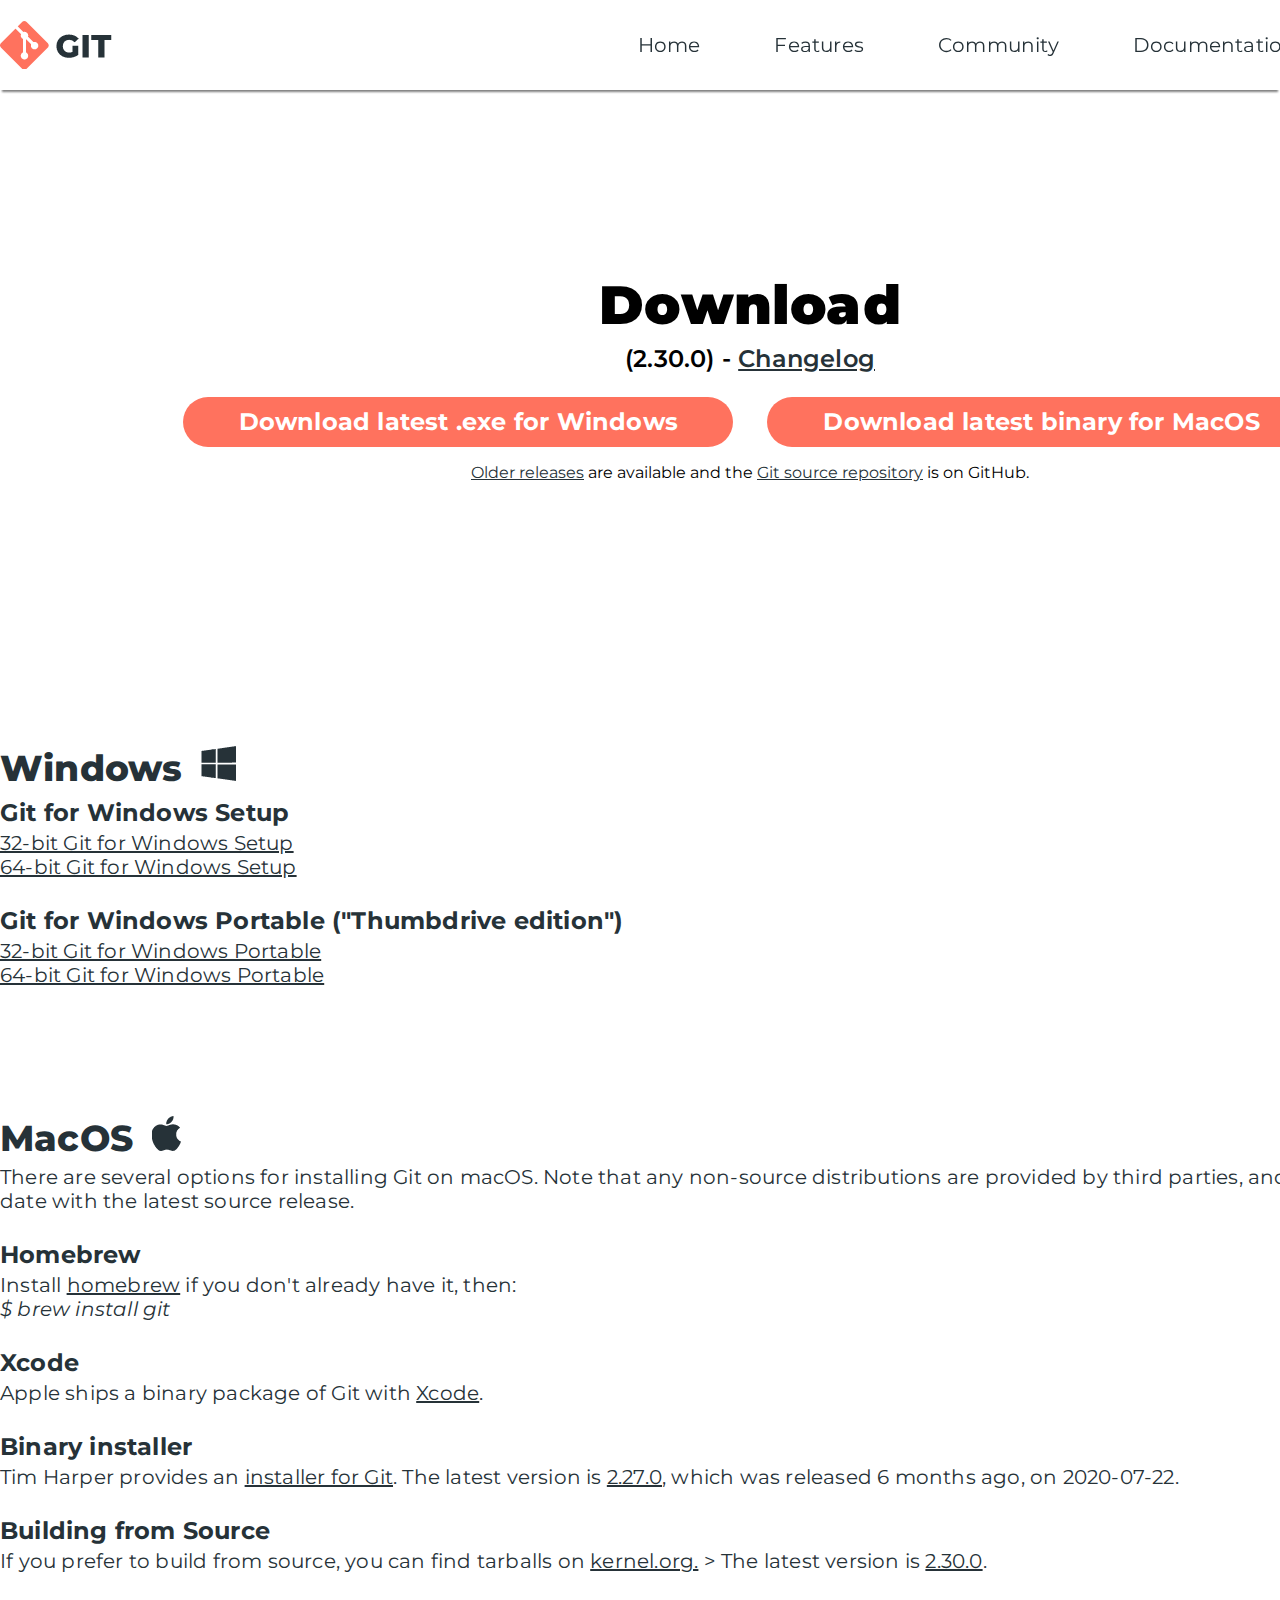
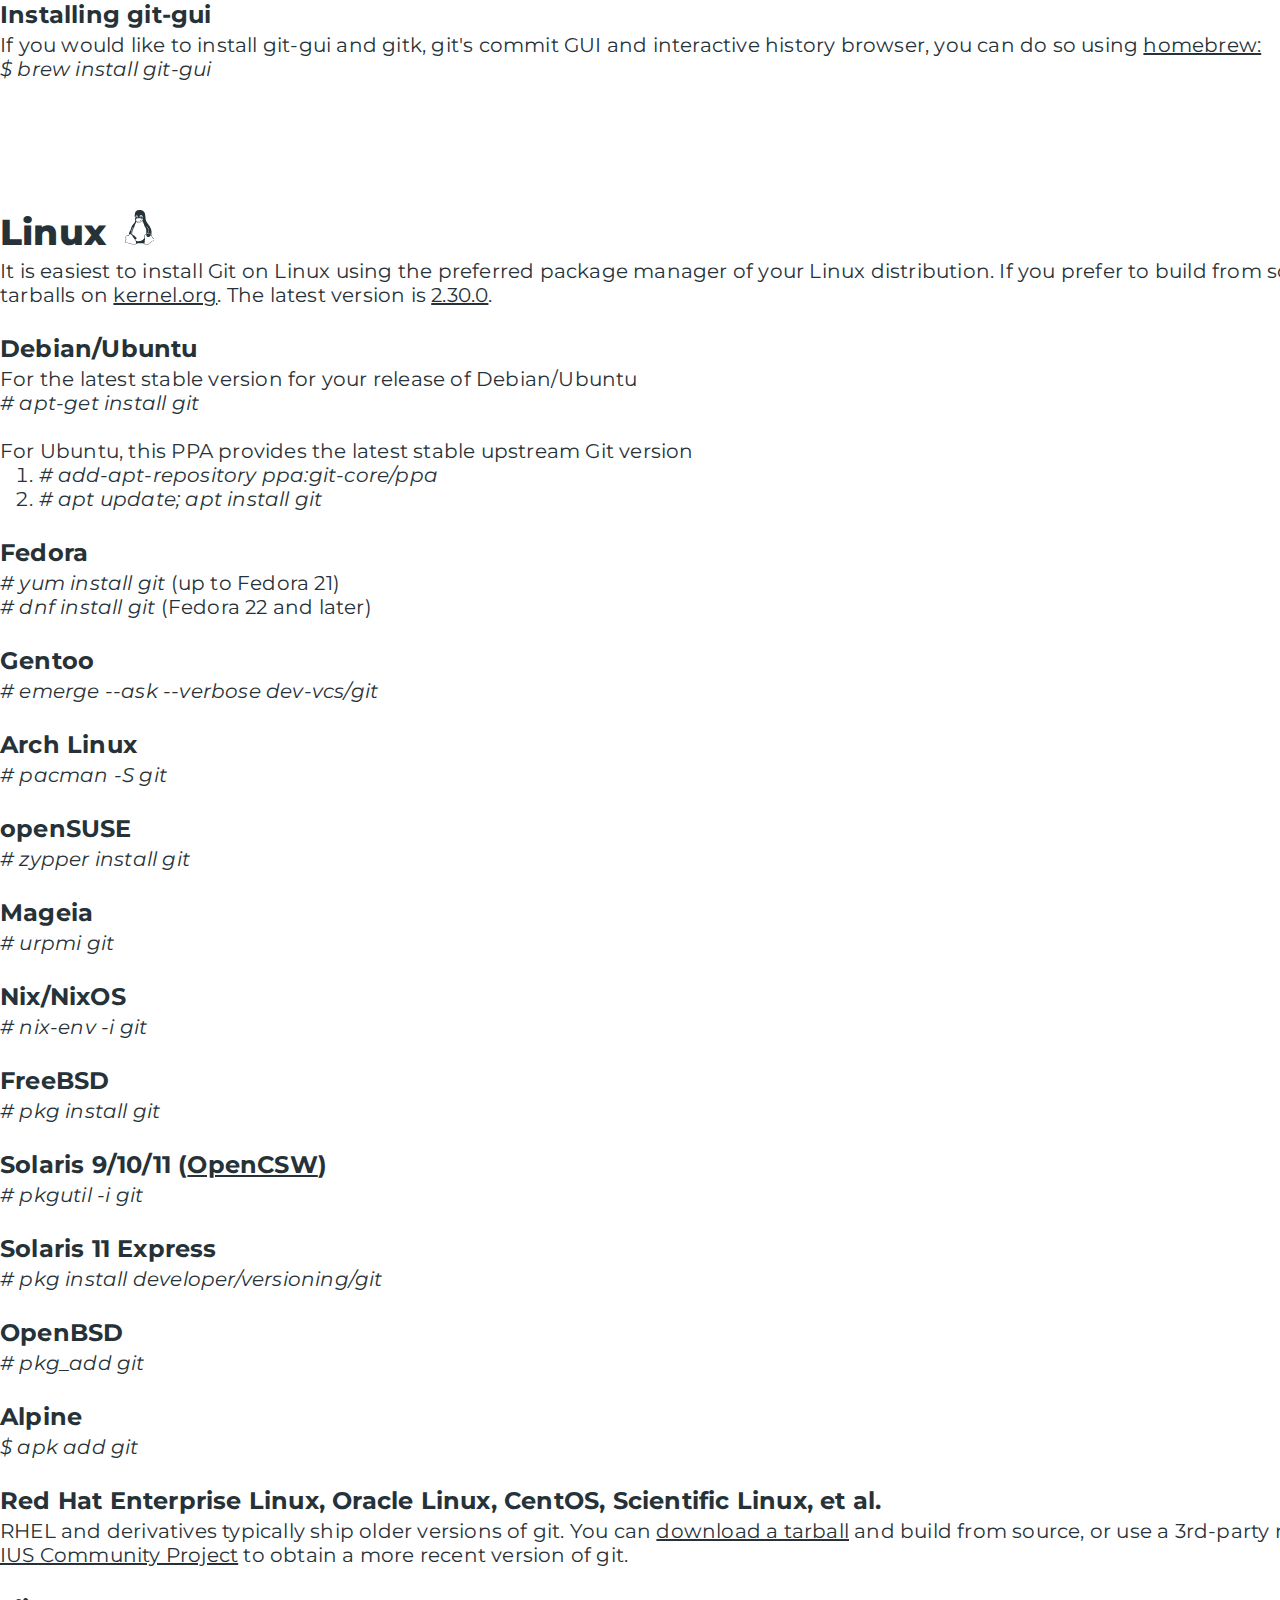
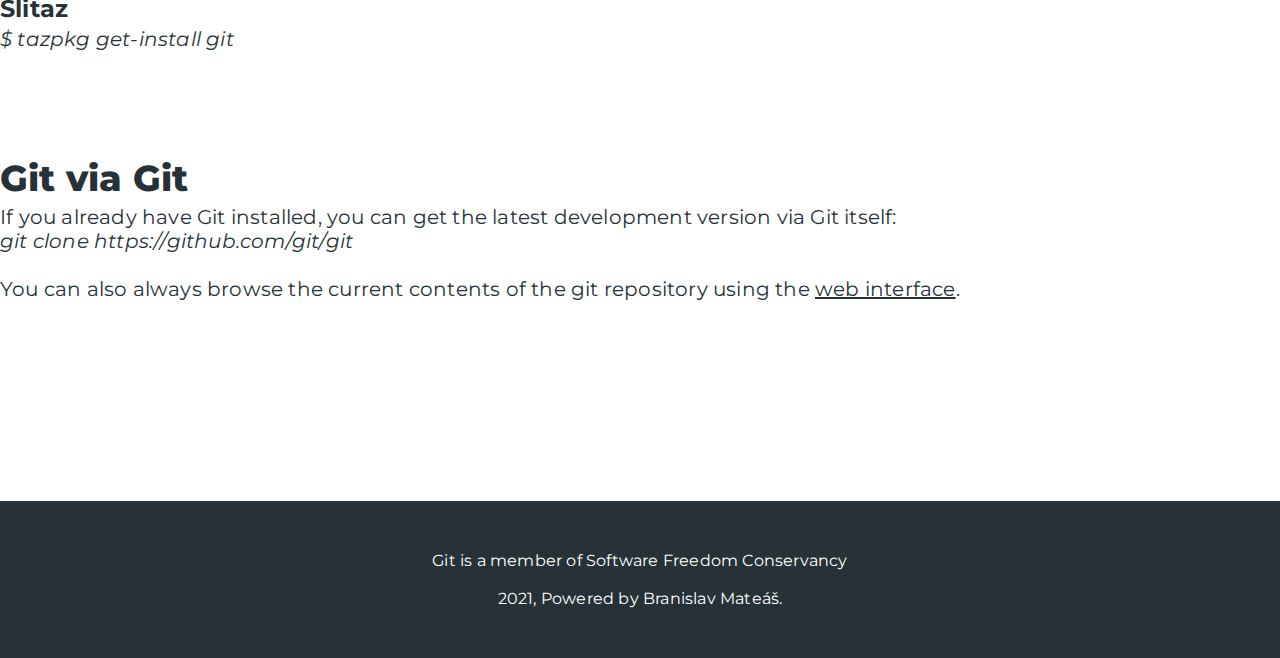
<file: download.html>
<html lang="en">
   <head>
      <meta charset="UTF-8" />
      <meta
         name="description"
         content="Git - the best Version Control System on the planet"
         />
      <meta name="keywords" content="Free VCS, Git, Version Control System" />
      <meta name="author" content="Branislav Mateáš" />
      <meta name="viewport" content="width=device-width, initial-scale=1.0" />
      <title>Download - Git</title>
      <link rel="icon" href="./images/icon.png" size="64x64" />
      <link rel="preconnect" href="https://fonts.gstatic.com" />
      <link
         href="https://fonts.googleapis.com/css2?family=Montserrat:wght@400;600;700;800&display=swap"
         rel="stylesheet"
         />
      <link rel="stylesheet" href="./css/myStyles.css" />
   </head>
   <body>
      <div class="hero">
         <div class="menu">
            <div class="container1">
               <a href="./index.html"
                  ><img id="logo" src="./images/logo.png" alt="Git Logo"
                  /></a>
               <ul>
                  <li>
                     <a href="./index.html">Home</a>
                  </li>
                  <li><a href="./features.html">Features</a></li>
                  <li><a href="./community.html">Community</a></li>
                  <li><a href="./cheatsheet.html">Documentation</a></li>
                  <li class="down">
                     <a href="./download.html"><u>Download</u></a>
                  </li>
               </ul>
            </div>
         </div>
      </div>
      <div class="container1">
         <div id="pageTitle">
            <h1>
               Download<br /><small>(2.30.0) - </small
                  ><a
                  href="https://raw.githubusercontent.com/git/git/master/Documentation/RelNotes/2.30.0.txt"
                  target="_blank"
                  ><small><u>Changelog</u></small></a
                  >
            </h1>
            <div class="flex-containerD">
               <h2 class="tlacidlo">
                  <a
                     href="https://github.com/git-for-windows/git/releases/download/v2.30.0.windows.2/Git-2.30.0.2-64-bit.exe"
                     target="_blank"
                     style="font-size: 24px"
                     >Download latest .exe for Windows</a
                     >
               </h2>
               <h2 class="tlacidlo">
                  <a
                     href="https://sourceforge.net/projects/git-osx-installer/"
                     target="_blank"
                     style="font-size: 24px"
                     >Download latest binary for MacOS</a
                     >
               </h2>
            </div>
            <p>
               <a href="https://www.kernel.org/pub/software/scm/git/" target="_blank"
                  ><u>Older releases</u></a
                  >
               are available and the
               <a href="https://github.com/git/git" target="_blank"
                  ><u>Git source repository</u></a
                  >
               is on GitHub.
            </p>
         </div>
         <div id="windows">
            <h1 class="nadpisA">Windows</h1>
            <img src="./images/Win_black.png" class="os" />
            <p>
               <strong>Git for Windows Setup</strong>
               <br />
               <a
                  href="https://github.com/git-for-windows/git/releases/download/v2.30.0.windows.2/Git-2.30.0.2-32-bit.exe"
                  target="_blank"
                  ><u>32-bit Git for Windows Setup</u></a
                  ><br />
               <a
                  href="https://github.com/git-for-windows/git/releases/download/v2.30.0.windows.2/Git-2.30.0.2-64-bit.exe"
                  target="_blank"
                  ><u>64-bit Git for Windows Setup</u></a
                  ><br />
               <br />
               <strong>Git for Windows Portable ("Thumbdrive edition")</strong>
               <br /><a
                  href="https://github.com/git-for-windows/git/releases/download/v2.30.0.windows.2/PortableGit-2.30.0.2-32-bit.7z.exe"
                  target="_blank"
                  ><u>32-bit Git for Windows Portable</u></a
                  >
               <br /><a
                  href="https://github.com/git-for-windows/git/releases/download/v2.30.0.windows.2/PortableGit-2.30.0.2-64-bit.7z.exe"
                  target="_blank"
                  ><u>64-bit Git for Windows Portable</u></a
                  >
               <br />
               <br />
            </p>
         </div>
         <div id="macOS">
            <h1 class="nadpisA">MacOS</h1>
            <img src="./images/Mac_black.png" class="os" />
            <p>
               There are several options for installing Git on macOS. Note that any
               non-source distributions are provided by third parties, and may not be
               up to date with the latest source release.<br /><br />
               <strong>Homebrew</strong>
               <br />
               Install
               <a href="https://brew.sh/" target="_blank"><u>homebrew</u></a> if you
               don't already have it, then: <br />
               <i>$ brew install git</i><br /><br />
               <strong>Xcode</strong>
               <br />
               Apple ships a binary package of Git with
               <a href="https://developer.apple.com/xcode/" target="_blank"
                  ><u>Xcode</u></a
                  >. <br /><br /><strong>Binary installer</strong><br />
               Tim Harper provides an
               <a
                  href="https://sourceforge.net/projects/git-osx-installer/"
                  target="_blank"
                  ><u>installer for Git</u></a
                  >. The latest version is
               <a
                  href="https://sourceforge.net/projects/git-osx-installer/files/git-2.27.0-intel-universal-mavericks.dmg/download?use_mirror=autoselect"
                  target="_blank"
                  ><u>2.27.0</u></a
                  >, which was released 6 months ago, on 2020-07-22. <br />
               <br />
               <strong>Building from Source</strong> <br />
               If you prefer to build from source, you can find tarballs on
               <a href="https://www.kernel.org/pub/software/scm/git/" target="_blank"
                  ><u>kernel.org.</u></a
                  >
               > The latest version is
               <a
                  href="https://www.kernel.org/pub/software/scm/git/git-2.30.0.tar.gz"
                  target="_blank"
                  ><u>2.30.0</u></a
                  >. <br /><br />
               <strong>Installing git-gui</strong><br />
               If you would like to install git-gui and gitk, git's commit GUI and
               interactive history browser, you can do so using
               <a href="https://brew.sh/" target="_blank"><u>homebrew:</u></a
                  ><br />
               <i>$ brew install git-gui</i>
               <br />
               <br />
            </p>
         </div>
         <div id="linux">
            <h1 class="nadpisA">Linux</h1>
            <img src="./images/Linux_black.png" class="os" />
            <p>
               It is easiest to install Git on Linux using the preferred package
               manager of your Linux distribution. If you prefer to build from
               source, you can find tarballs on
               <a
                  href="https://mirrors.edge.kernel.org/pub/software/scm/git/"
                  target="_blank"
                  ><u>kernel.org</u></a
                  >. The latest version is
               <a
                  href="https://www.kernel.org/pub/software/scm/git/git-2.30.0.tar.gz"
                  target="_blank"
                  ><u>2.30.0</u></a
                  >. <br /><br /><strong>Debian/Ubuntu</strong> <br />For the latest
               stable version for your release of Debian/Ubuntu <br /><i
                  ># apt-get install git</i
                  ><br /><br />
               For Ubuntu, this PPA provides the latest stable upstream Git
               version<br />
            </p>
            <ol>
               <li><i># add-apt-repository ppa:git-core/ppa</i></li>
               <li><i># apt update; apt install git</i></li>
            </ol>
            <p>
               <br /><strong>Fedora</strong><br />
               <i># yum install git</i> (up to Fedora 21)<br />
               <i># dnf install git</i> (Fedora 22 and later) <br /><br />
               <strong>Gentoo</strong><br /><i
                  ># emerge --ask --verbose dev-vcs/git</i
                  >
               <br /><br /><strong>Arch Linux<br /></strong><i># pacman -S git</i>
               <br /><br /><strong>openSUSE</strong> <br /><i
                  ># zypper install git</i
                  >
               <br /><br /><strong>Mageia</strong><br />
               <i># urpmi git</i> <br /><br /><strong>Nix/NixOS</strong><br />
               <i> # nix-env -i git</i> <br /><br /><strong>FreeBSD</strong><br />
               <i> # pkg install git</i> <br /><br /><strong
                  >Solaris 9/10/11 (<a href="https://www.opencsw.org/" target="_blank"
                  ><u>OpenCSW</u></a
                  >)</strong
                  >
               <br /><i># pkgutil -i git</i> <br /><br /><strong
                  >Solaris 11 Express</strong
                  ><br />
               <i># pkg install developer/versioning/git</i>
               <br />
               <br /><strong>OpenBSD</strong><br />
               <i># pkg_add git</i>
               <br />
               <br /><strong>Alpine</strong><br />
               <i>$ apk add git</i>
               <br />
               <br /><strong
                  >Red Hat Enterprise Linux, Oracle Linux, CentOS, Scientific Linux,
               et al.</strong
                  ><br />
               RHEL and derivatives typically ship older versions of git. You can
               <a
                  href="https://mirrors.edge.kernel.org/pub/software/scm/git/"
                  target="_blank"
                  ><u>download a tarball</u></a
                  >
               and build from source, or use a 3rd-party repository such as the
               <a href="https://ius.io/" target="_blank"
                  ><u>IUS Community Project</u></a
                  >
               to obtain a more recent version of git.
               <br />
               <br /><strong>Slitaz</strong><br />
               <i>$ tazpkg get-install git</i>
            </p>
         </div>
         <div id="update">
            <h1 class="nadpisA">Git via Git</h1>
            <p>
               If you already have Git installed, you can get the latest development
               version via Git itself:<br />
               <i>git clone https://github.com/git/git</i><br /><br />
               You can also always browse the current contents of the git repository
               using the
               <a href="https://github.com/git/git" target="blank"
                  ><u>web interface</u></a
                  >.
            </p>
         </div>
      </div>
      <div id="footer">
         <h6>
            Git is a member of Software Freedom Conservancy<br /><br />
            2021, Powered by Branislav Mateáš.
         </h6>
      </div>
   </body>
</html>
</file>
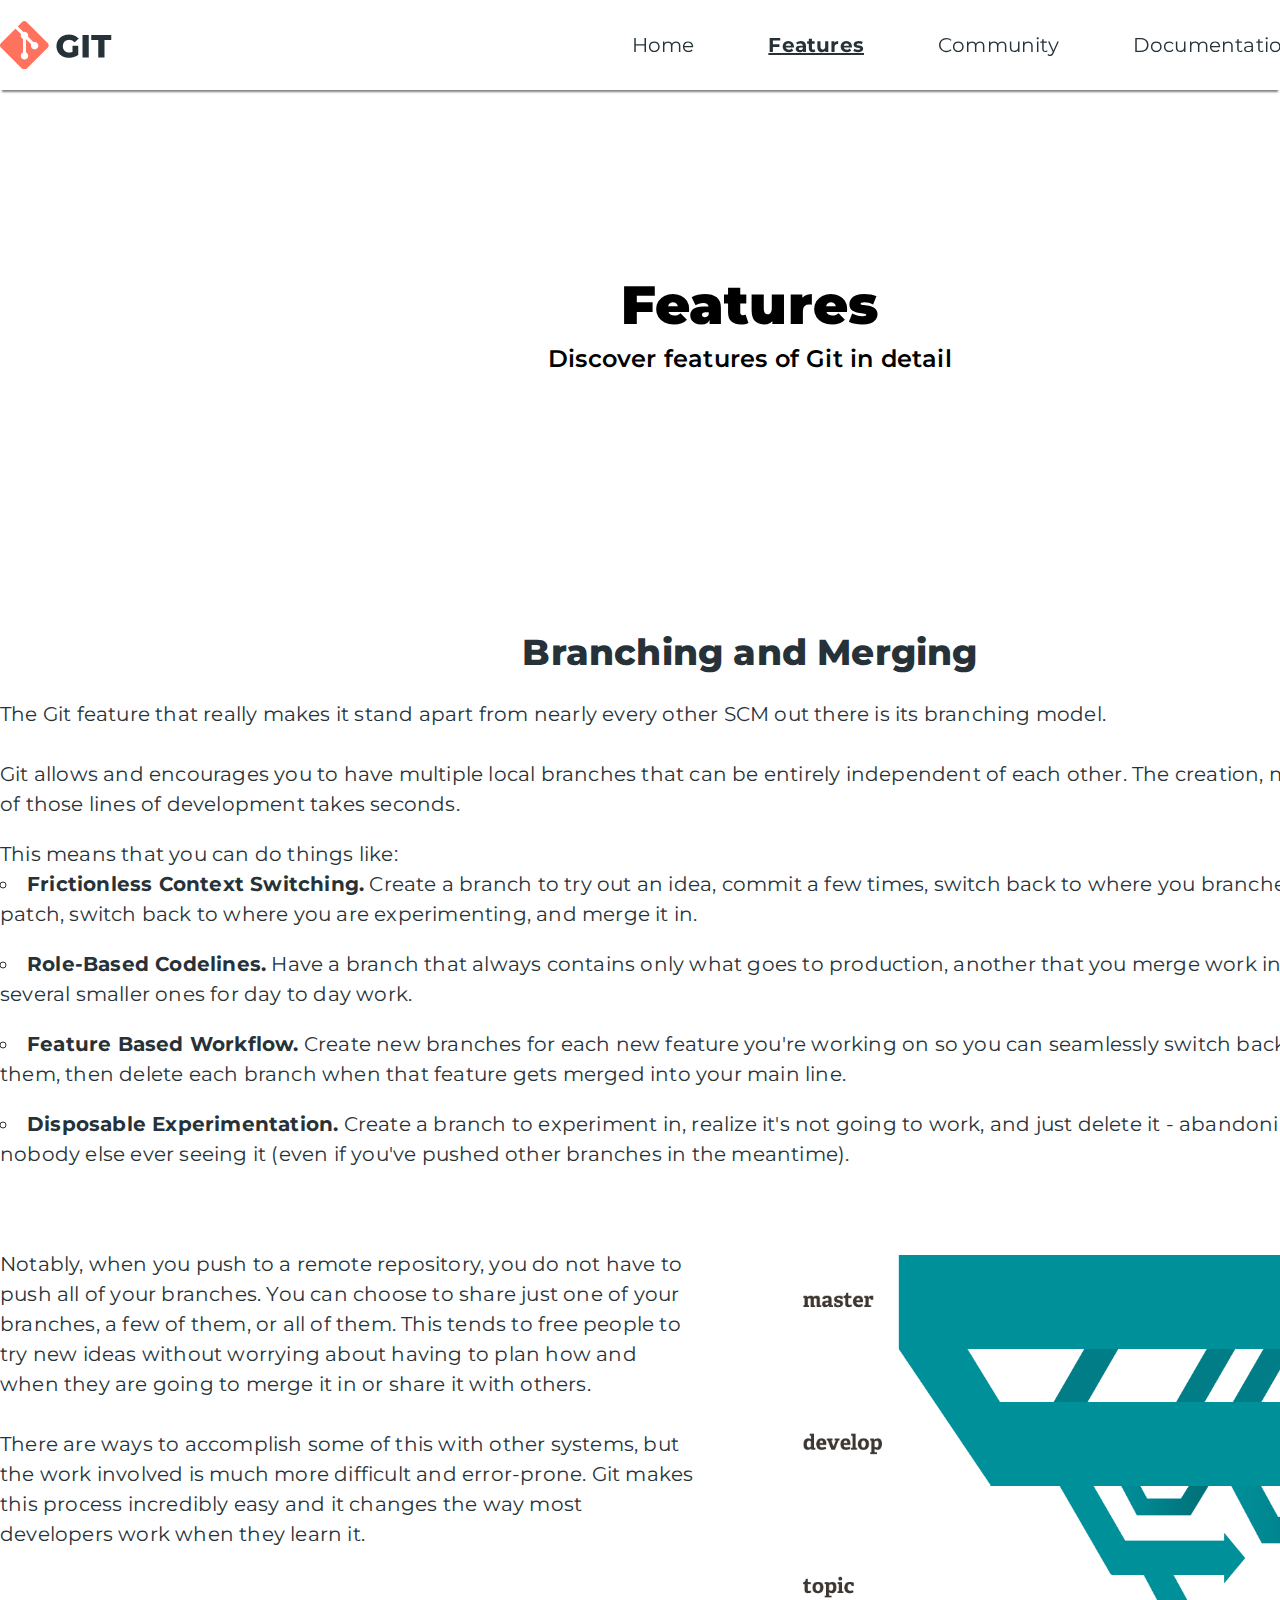
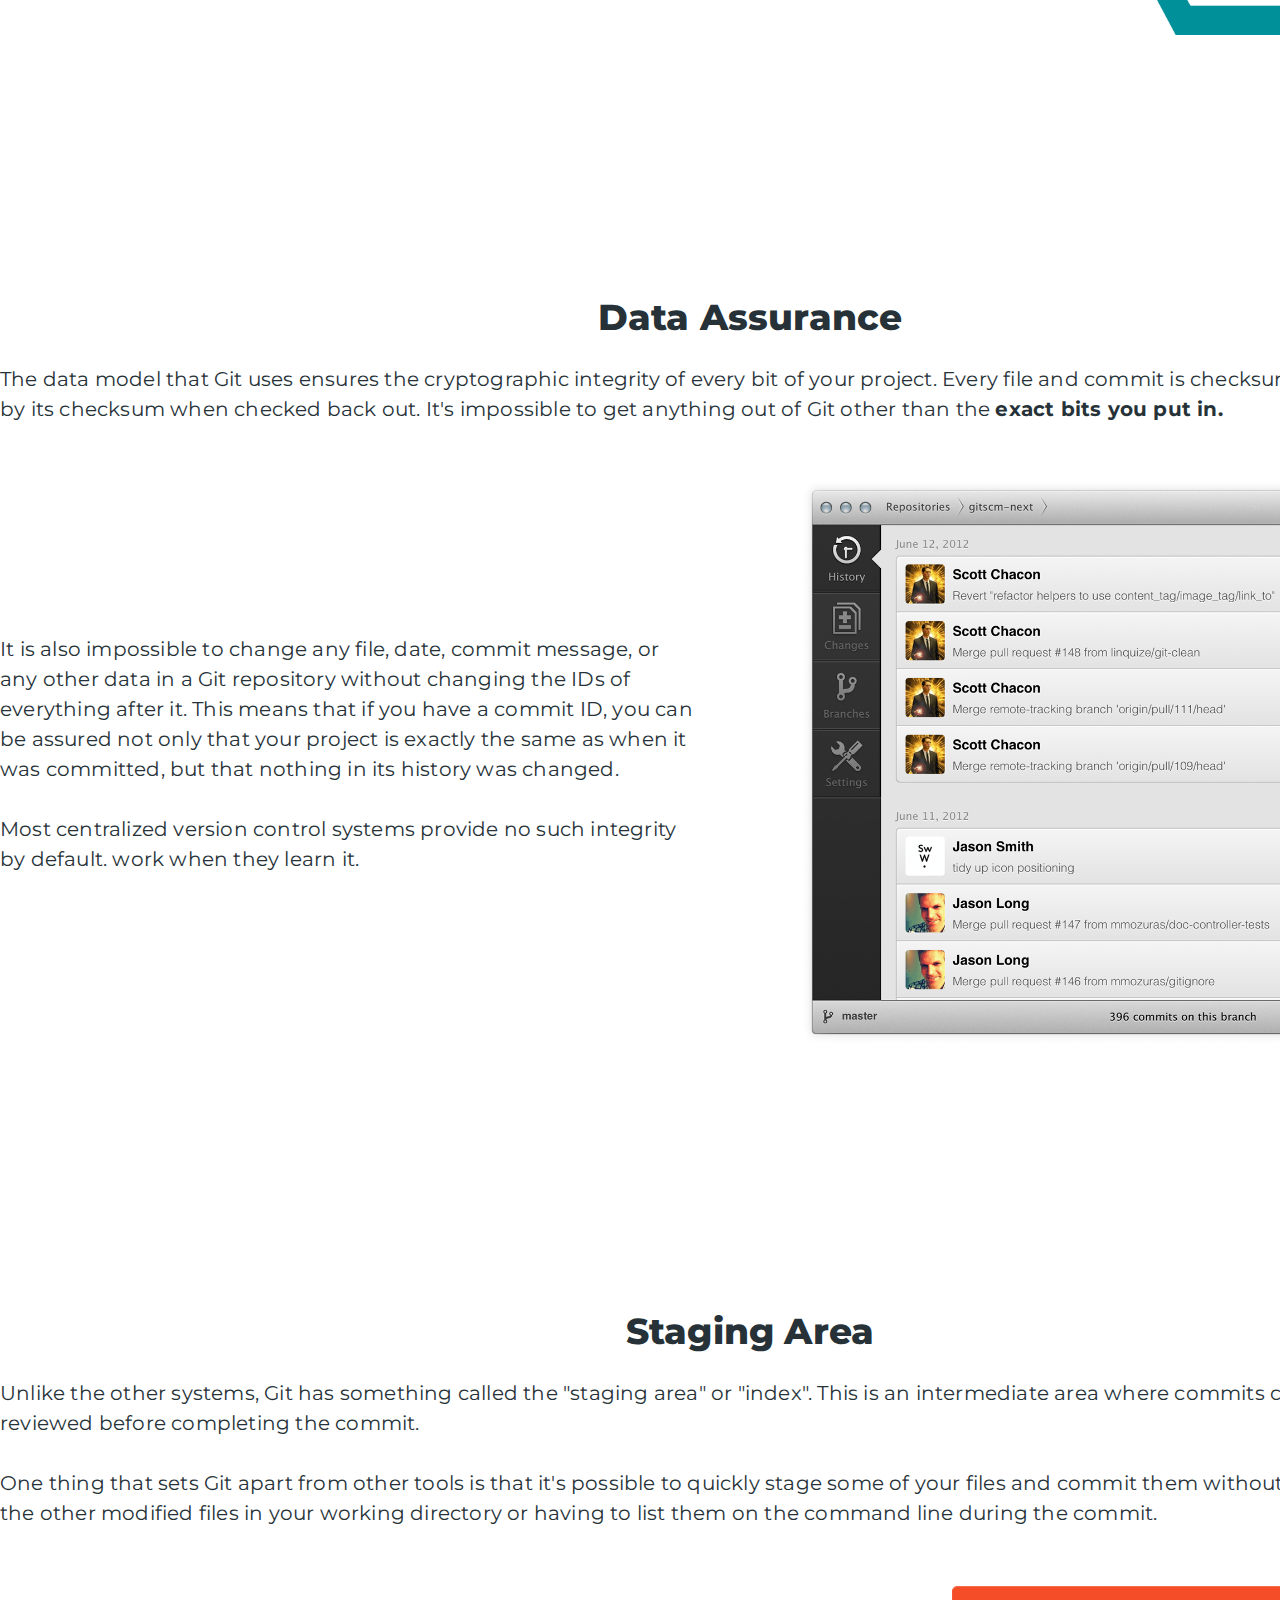
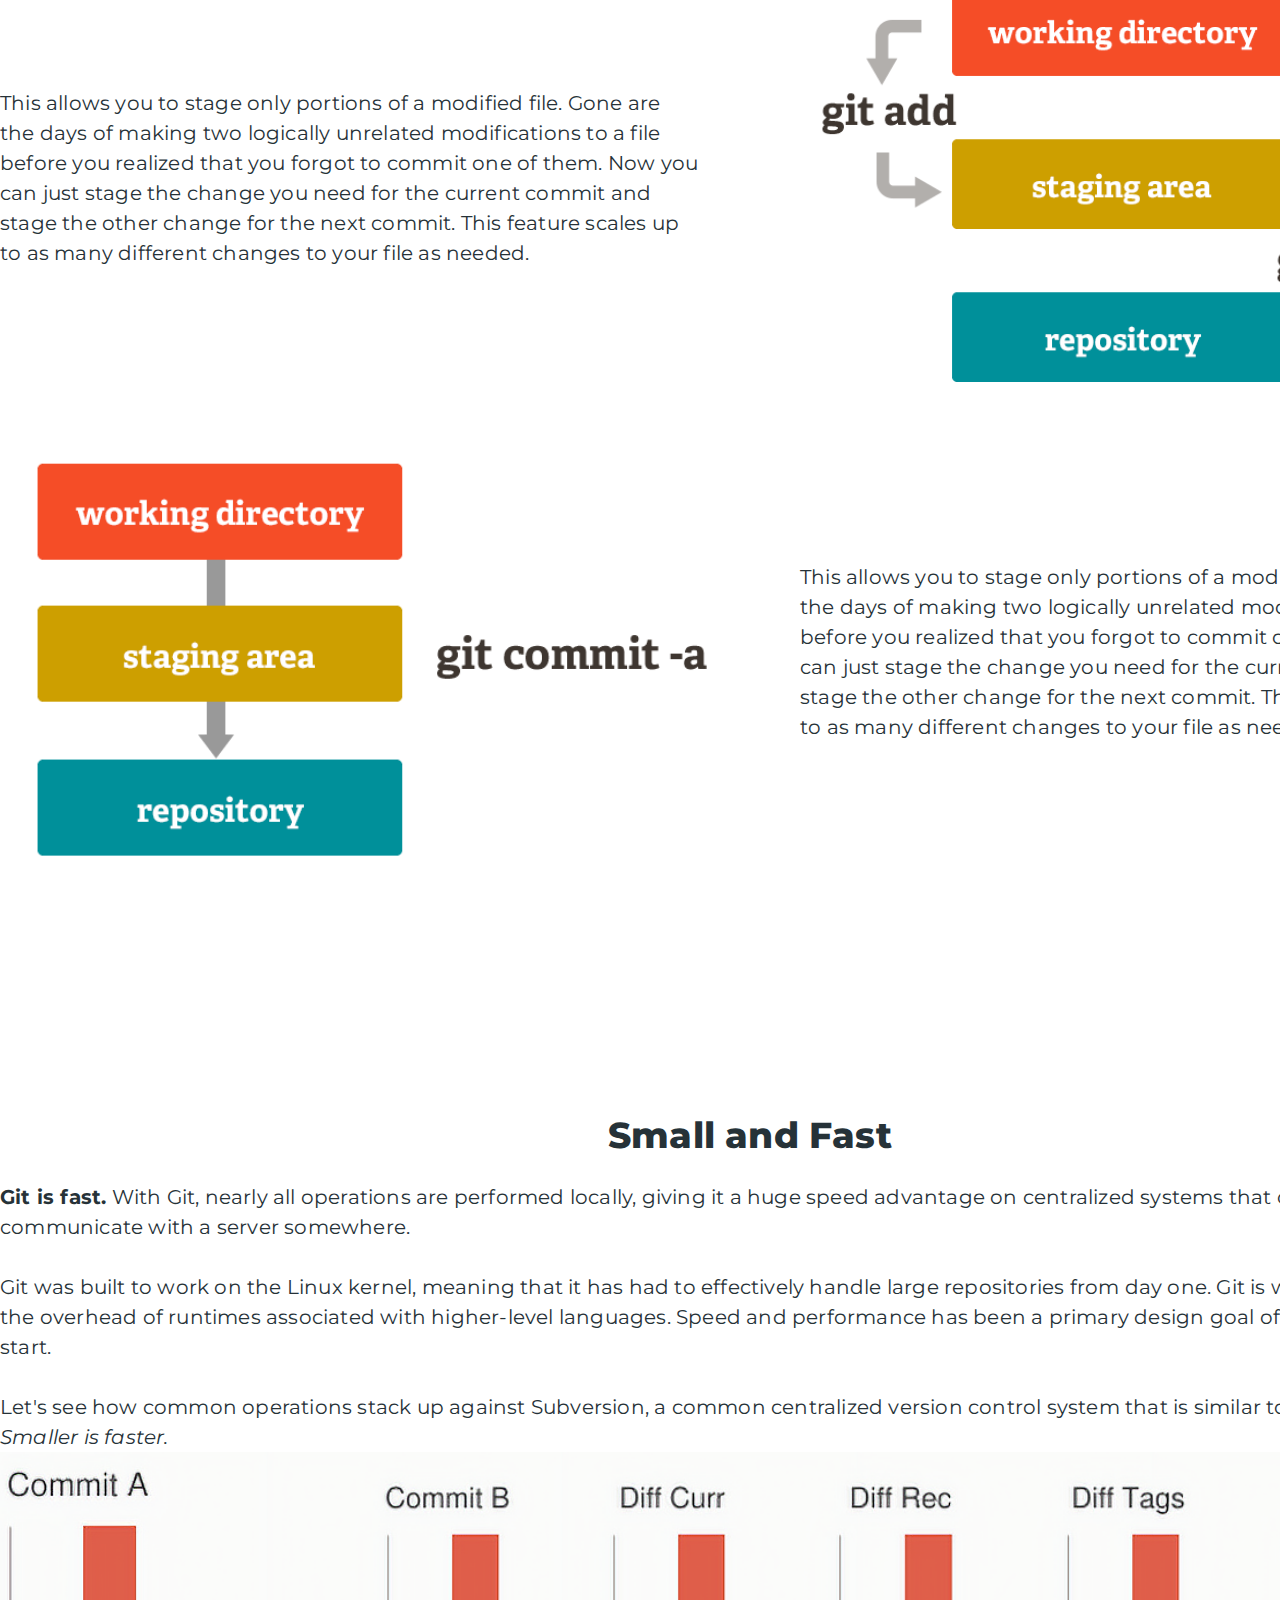
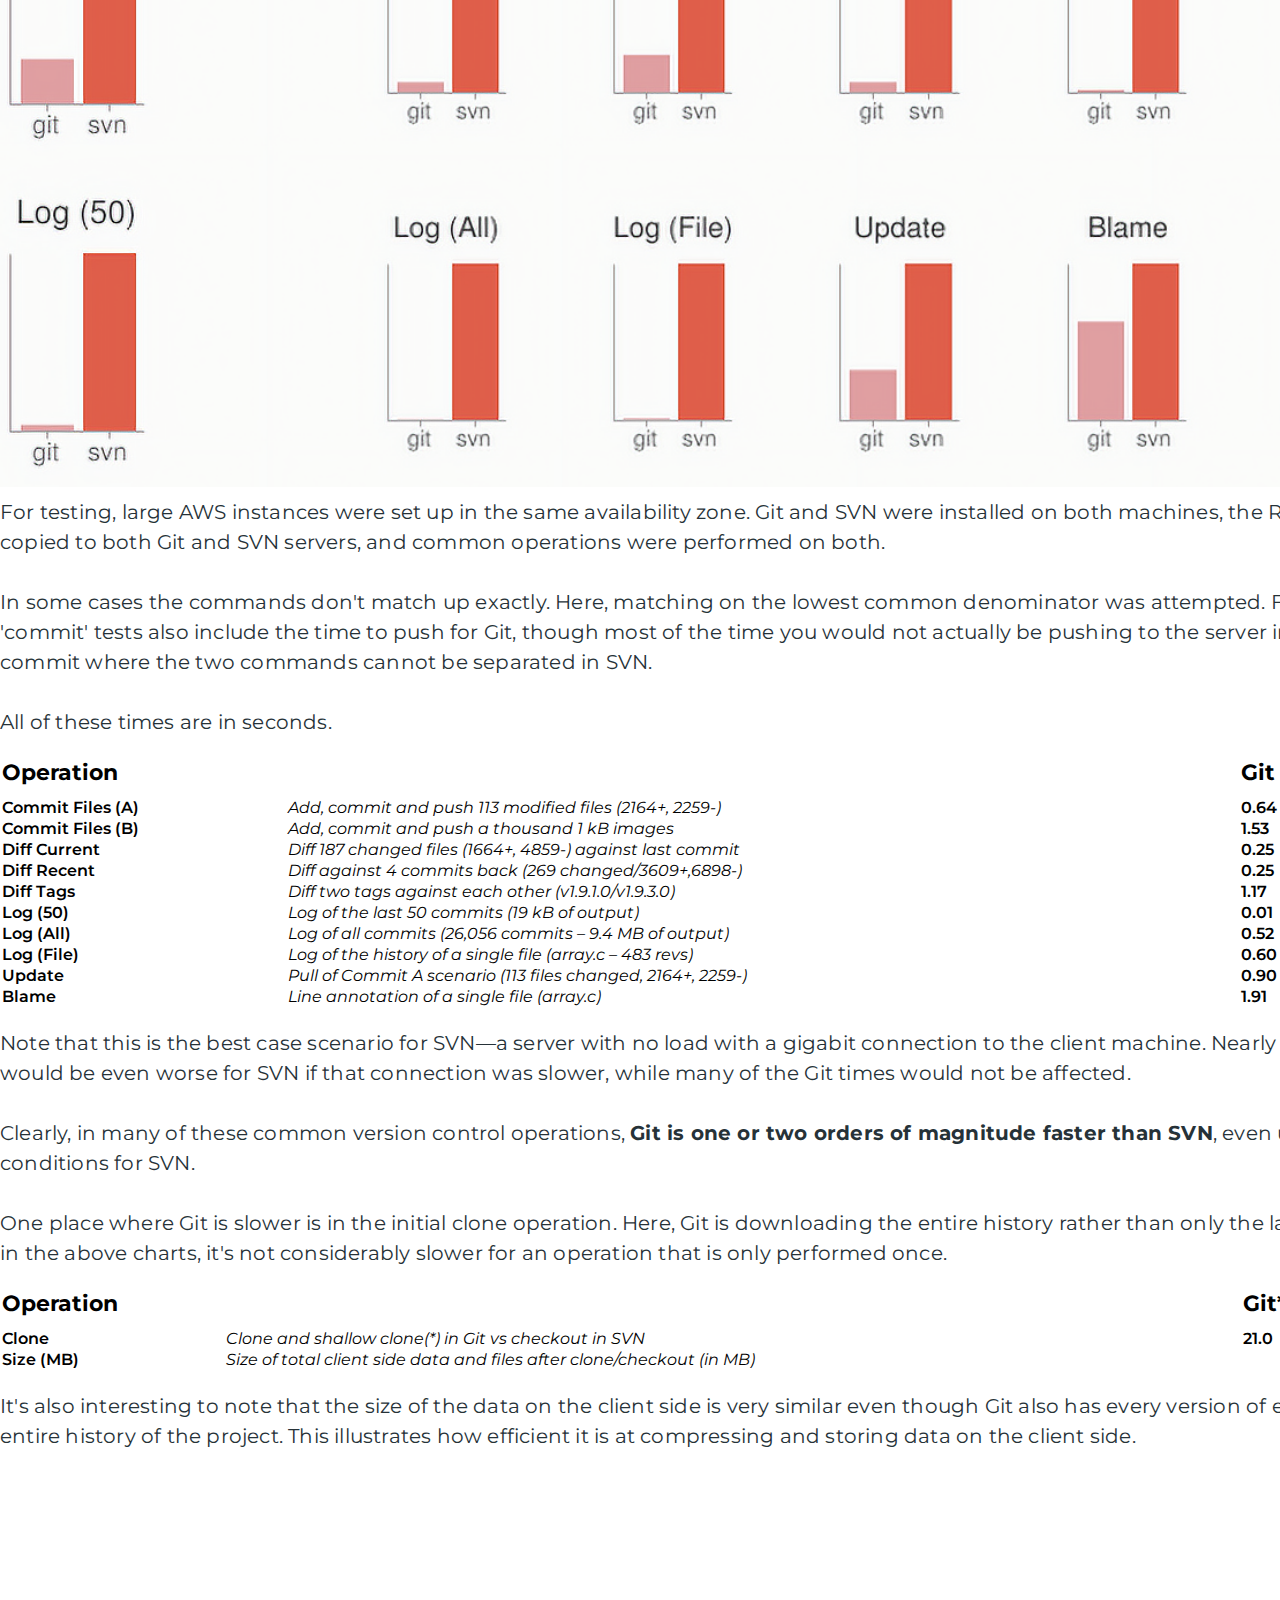
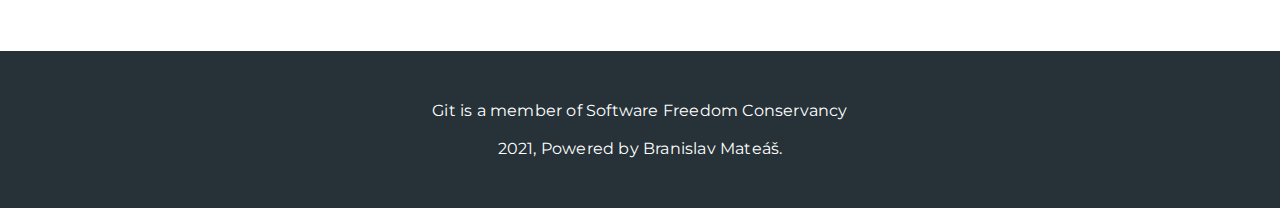
<file: features.html>
<html lang="en">
   <head>
      <meta charset="UTF-8" />
      <meta
         name="description"
         content="Git - the best Version Control System on the planet"
         />
      <meta name="keywords" content="Free VCS, Git, Version Control System" />
      <meta name="author" content="Branislav Mateáš" />
      <meta name="viewport" content="width=device-width, initial-scale=1.0" />
      <title>Features - Git</title>
      <link rel="icon" href="./images/icon.png" size="64x64" />
      <link rel="preconnect" href="https://fonts.gstatic.com" />
      <link
         href="https://fonts.googleapis.com/css2?family=Montserrat:wght@400;600;700;800&display=swap"
         rel="stylesheet"
         />
      <link rel="stylesheet" href="./css/myStyles.css" />
   </head>
   <body>
      <div class="hero">
         <div class="menu">
            <div class="container1">
               <a href="./index.html"
                  ><img id="logo" src="./images/logo.png" alt="Git Logo"
                  /></a>
               <ul>
                  <li>
                     <a href="./index.html">Home</a>
                  </li>
                  <li>
                     <a href="./features.html"
                        ><u><strong>Features</strong></u></a
                        >
                  </li>
                  <li><a href="./community.html">Community</a></li>
                  <li><a href="./cheatsheet.html">Documentation</a></li>
                  <li class="down">
                     <a href="./download.html">Download</a>
                  </li>
               </ul>
            </div>
         </div>
      </div>
      <div class="container1">
         <div id="pageTitle">
            <h1>
               Features<br />
               <small>Discover features of Git in detail</small>
            </h1>
         </div>
         <div id="aboutFeatures">
            <h1 class="nadpis">Branching and Merging</h1>
            <p>
               The Git feature that really makes it stand apart from nearly every
               other SCM out there is its branching model.<br /><br />
               Git allows and encourages you to have multiple local branches that can
               be entirely independent of each other. The creation, merging, and
               deletion of those lines of development takes seconds. <br /><br />
            </p>
            <ul>
               <p>This means that you can do things like:</p>
               <li>
                  <strong>Frictionless Context Switching.</strong> Create a branch to
                  try out an idea, commit a few times, switch back to where you
                  branched from, apply a patch, switch back to where you are
                  experimenting, and merge it in.
               </li>
               <li>
                  <strong>Role-Based Codelines.</strong> Have a branch that always
                  contains only what goes to production, another that you merge work
                  into for testing, and several smaller ones for day to day work.
               </li>
               <li>
                  <strong>Feature Based Workflow.</strong> Create new branches for
                  each new feature you're working on so you can seamlessly switch back
                  and forth between them, then delete each branch when that feature
                  gets merged into your main line.
               </li>
               <li>
                  <strong>Disposable Experimentation.</strong> Create a branch to
                  experiment in, realize it's not going to work, and just delete it -
                  abandoning the work—with nobody else ever seeing it (even if you've
                  pushed other branches in the meantime).
               </li>
            </ul>
            <div class="flex-container">
               <p style="width: 700px">
                  Notably, when you push to a remote repository, you do not have to
                  push all of your branches. You can choose to share just one of your
                  branches, a few of them, or all of them. This tends to free people
                  to try new ideas without worrying about having to plan how and when
                  they are going to merge it in or share it with others.<br /><br />
                  There are ways to accomplish some of this with other systems, but
                  the work involved is much more difficult and error-prone. Git makes
                  this process incredibly easy and it changes the way most developers
                  work when they learn it.
               </p>
               <img
                  src="./images/branches.png"
                  alt="Branches"
                  style="width: 700px"
                  />
            </div>
            <h1 class="nadpis">Data Assurance</h1>
            <p>
               The data model that Git uses ensures the cryptographic integrity of
               every bit of your project. Every file and commit is checksummed and
               retrieved by its checksum when checked back out. It's impossible to
               get anything out of Git other than the
               <strong>exact bits you put in.</strong>
            </p>
            <div class="flex-container">
               <p style="width: 700px; padding-top: 150px">
                  It is also impossible to change any file, date, commit message, or
                  any other data in a Git repository without changing the IDs of
                  everything after it. This means that if you have a commit ID, you
                  can be assured not only that your project is exactly the same as
                  when it was committed, but that nothing in its history was changed.
                  <br /><br />
                  Most centralized version control systems provide no such integrity
                  by default. work when they learn it.
               </p>
               <img
                  src="./images/assurance.png"
                  alt="Assurance"
                  style="width: 700px"
                  />
            </div>
            <h1 class="nadpis">Staging Area</h1>
            <p>
               Unlike the other systems, Git has something called the "staging area"
               or "index". This is an intermediate area where commits can be
               formatted and reviewed before completing the commit.<br /><br />
               One thing that sets Git apart from other tools is that it's possible
               to quickly stage some of your files and commit them without committing
               all of the other modified files in your working directory or having to
               list them on the command line during the commit.
            </p>
            <div class="flex-container">
               <p style="width: 700px; padding-top: 100px">
                  This allows you to stage only portions of a modified file. Gone are
                  the days of making two logically unrelated modifications to a file
                  before you realized that you forgot to commit one of them. Now you
                  can just stage the change you need for the current commit and stage
                  the other change for the next commit. This feature scales up to as
                  many different changes to your file as needed.
               </p>
               <img src="./images/staging1.png" alt="Staging" style="width: 700px" />
            </div>
            <div class="flex-container">
               <img src="./images/staging2.png" alt="Staging" class="imgCenter" />
               <p style="padding-top: 120px; width: 700px">
                  This allows you to stage only portions of a modified file. Gone are
                  the days of making two logically unrelated modifications to a file
                  before you realized that you forgot to commit one of them. Now you
                  can just stage the change you need for the current commit and stage
                  the other change for the next commit. This feature scales up to as
                  many different changes to your file as needed.
               </p>
            </div>
            <h1 class="nadpis">Small and Fast</h1>
            <p>
               <strong>Git is fast.</strong> With Git, nearly all operations are
               performed locally, giving it a huge speed advantage on centralized
               systems that constantly have to communicate with a server
               somewhere.<br /><br />
               Git was built to work on the Linux kernel, meaning that it has had to
               effectively handle large repositories from day one. Git is written in
               C, reducing the overhead of runtimes associated with higher-level
               languages. Speed and performance has been a primary design goal of the
               Git from the start.<br /><br />
               Let's see how common operations stack up against Subversion, a common
               centralized version control system that is similar to CVS or Perforce.
               <em>Smaller is faster.</em>
            </p>
            <img width="100%" src="./images/benchmark.png" alt="Benchmark" />
            <p>
               For testing, large AWS instances were set up in the same availability
               zone. Git and SVN were installed on both machines, the Ruby repository
               was copied to both Git and SVN servers, and common operations were
               performed on both.<br />
               <br />
               In some cases the commands don't match up exactly. Here, matching on
               the lowest common denominator was attempted. For example, the 'commit'
               tests also include the time to push for Git, though most of the time
               you would not actually be pushing to the server immediately after a
               commit where the two commands cannot be separated in SVN.<br /><br />
               All of these times are in seconds.
            </p>
            <table>
               <tr class="first">
                  <th>Operation</th>
                  <th></th>
                  <th>Git</th>
                  <th>SVN</th>
                  <th></th>
               </tr>
               <tr>
                  <th>Commit Files (A)</th>
                  <th class="second">
                     Add, commit and push 113 modified files (2164+, 2259-)
                  </th>
                  <th>0.64</th>
                  <th>2.60</th>
                  <th>4x</th>
               </tr>
               <tr>
                  <th>Commit Files (B)</th>
                  <th class="second">Add, commit and push a thousand 1 kB images</th>
                  <th>1.53</th>
                  <th>24.70</th>
                  <th>16x</th>
               </tr>
               <tr>
                  <th>Diff Current</th>
                  <th class="second">
                     Diff 187 changed files (1664+, 4859-) against last commit
                  </th>
                  <th>0.25</th>
                  <th>1.09</th>
                  <th>4x</th>
               </tr>
               <tr>
                  <th>Diff Recent</th>
                  <th class="second">
                     Diff against 4 commits back (269 changed/3609+,6898-)
                  </th>
                  <th>0.25</th>
                  <th>3.99</th>
                  <th>16x</th>
               </tr>
               <tr>
                  <th>Diff Tags</th>
                  <th class="second">
                     Diff two tags against each other (v1.9.1.0/v1.9.3.0)
                  </th>
                  <th>1.17</th>
                  <th>83.57</th>
                  <th>71x</th>
               </tr>
               <tr>
                  <th>Log (50)</th>
                  <th class="second">Log of the last 50 commits (19 kB of output)</th>
                  <th>0.01</th>
                  <th>0.38</th>
                  <th>31x</th>
               </tr>
               <tr>
                  <th>Log (All)</th>
                  <th class="second">
                     Log of all commits (26,056 commits – 9.4 MB of output)
                  </th>
                  <th>0.52</th>
                  <th>169.20</th>
                  <th>325x</th>
               </tr>
               <tr>
                  <th>Log (File)</th>
                  <th class="second">
                     Log of the history of a single file (array.c – 483 revs)
                  </th>
                  <th>0.60</th>
                  <th>82.84</th>
                  <th>138x</th>
               </tr>
               <tr>
                  <th>Update</th>
                  <th class="second">
                     Pull of Commit A scenario (113 files changed, 2164+, 2259-)
                  </th>
                  <th>0.90</th>
                  <th>2.82</th>
                  <th>3x</th>
               </tr>
               <tr>
                  <th>Blame</th>
                  <th class="second">Line annotation of a single file (array.c)</th>
                  <th>1.91</th>
                  <th>3.04</th>
                  <th>1x</th>
               </tr>
            </table>
            <p>
               Note that this is the best case scenario for SVN—a server with no load
               with a gigabit connection to the client machine. Nearly all of these
               times would be even worse for SVN if that connection was slower, while
               many of the Git times would not be affected. <br /><br />Clearly, in
               many of these common version control operations,
               <strong>Git is one or two orders of magnitude faster than SVN</strong
                  >, even under ideal conditions for SVN.<br /><br />
               One place where Git is slower is in the initial clone operation. Here,
               Git is downloading the entire history rather than only the latest
               version. As seen in the above charts, it's not considerably slower for
               an operation that is only performed once.
            </p>
            <table>
               <tr class="first">
                  <th>Operation</th>
                  <th></th>
                  <th>Git*</th>
                  <th>Git</th>
                  <th>SVN</th>
               </tr>
               <tr>
                  <th>Clone</th>
                  <th class="second">
                     Clone and shallow clone(*) in Git vs checkout in SVN
                  </th>
                  <th>21.0</th>
                  <th>107.5</th>
                  <th>14.0</th>
               </tr>
               <tr>
                  <th>Size (MB)</th>
                  <th class="second">
                     Size of total client side data and files after clone/checkout (in
                     MB)
                  </th>
                  <th></th>
                  <th>181.0</th>
                  <th>132.0</th>
               </tr>
            </table>
            <p>
               It's also interesting to note that the size of the data on the client
               side is very similar even though Git also has every version of every
               file for the entire history of the project. This illustrates how
               efficient it is at compressing and storing data on the client side.
            </p>
         </div>
      </div>
      <div id="footer">
         <h6>
            Git is a member of Software Freedom Conservancy<br /><br />
            2021, Powered by Branislav Mateáš.
         </h6>
      </div>
   </body>
</html>
</file>
<file: css/myStyles.css>
/* MAIN PAGE */
* {
  margin: 0;
  padding: 0;
}
a {
  text-decoration: none;
  color: #263238;
}
a:visited {
  color: #263238;
}
html,
body {
  font-family: "Montserrat", sans-serif;
  overflow-x: hidden;
}
.container1 {
  width: 1500px;
  margin: 0 auto;
}
.container {
  width: 1500px;
  margin: 0 auto;
  margin-top: 90px;
}
.container1 li a:hover {
  text-decoration: underline;
  transition: 0.5s;
}
.menu {
  position: fixed;
  /* Set the navbar to fixed position */
  top: 0;
  /* Position the navbar at the top of the page */
  width: 100%;
  background-color: white;
  box-shadow: 0 4px 2px -2px gray;
}
.menu ul {
  list-style-type: none;
  float: right;
  margin-right: 20px;
}
.menu ul li {
  margin-top: 30px;
  display: inline-block;
  line-height: 30px;
}
.menu ul li::after {
  content: "";
  clear: both;
  display: table;
}
ul li a {
  font-size: 20px;
  padding-left: 70px;
  letter-spacing: 0.2px;
}
#logo {
  margin-top: 21px;
  display: inline-block;
  margin-bottom: 21px;
}
logo::after {
  content: "";
  clear: both;
  display: table;
}
#headline {
  margin-top: 227px;
  width: 732px;
  letter-spacing: 0.2px;
  font-size: 50px;
  line-height: 75px;
  font-weight: 700;
  color: #263238;
}
#subheadline {
  letter-spacing: 0.2px;
  font-size: 30px;
  line-height: 45px;
  font-weight: 400;
  margin-top: 24px;
  width: 732px;
  color: #263238;
}
.middle {
  display: inline-block;
}
#heroIll {
  float: right;
  width: 733.16px;
  margin-top: 114px;
}
.download {
  font-weight: 700;
  font-size: 30px;
  line-height: 45px;
  margin-top: 32px;
  color: white;
  background-color: #ff725e;
  border-radius: 1092px;
  border: none;
  height: 66px;
  text-align: center;
  width: 279px;
  letter-spacing: 0.2px;
}
.down {
  font-weight: 700;
}
.nadpis {
  color: #263238;
  letter-spacing: 0.2px;
  font-size: 36px;
  text-align: center;
  font-weight: 800;
  font-family: "Montserrat", sans-serif;
  line-height: 54px;
  margin: 0 auto;
  margin-top: 248px;
  padding-bottom: 10px;
}
#box1 {
  width: 480px;
  height: 526px;
  background-color: #ff725e;
  border-radius: 50px;
  display: flex;
  flex-wrap: wrap;
  flex-direction: column;
}
#box2 {
  width: 480px;
  height: 526px;
  background-color: #ff725e;
  border-radius: 50px;
  display: flex;
  flex-wrap: wrap;
  flex-direction: column;
}
#box3 {
  width: 480px;
  height: 526px;
  background-color: #ff725e;
  border-radius: 50px;
  display: flex;
  flex-wrap: wrap;
  flex-direction: column;
}
.flex-container {
  margin-top: 50px;
  display: flex;
  flex-direction: row;
  align-items: center;
  justify-content: space-between;
  align-items: flex-start;
}
.obrazok {
  margin: auto;
  margin-top: 32px;
}
.featuresHeadline {
  font-size: 30px;
  color: white;
  letter-spacing: 0.2px;
  font-weight: 800;
  line-height: 45px;
  text-align: center;
  margin: auto;
  margin-top: 50px;
}
.featuresParagraph {
  margin: auto;
  font-size: 20px;
  width: 417px;
  color: white;
  line-height: 30px;
  letter-spacing: 0.2px;
  text-align: center;
  font-family: "Montserrat", sans-serif;
  font-weight: 400;
  margin-bottom: 32px;
  margin-top: 10px;
}
#about {
  margin-top: 200px;
}
.featuresParagraph em {
  font-weight: 600;
}
.paragraph {
  font-size: 20px;
  width: 741px;
  color: #263238;
  line-height: 30px;
  letter-spacing: 0.2px;
  float: left;
  font-family: "Montserrat", sans-serif;
  font-weight: 400;
}
.details {
  font-weight: 600;
  font-size: 20px;
  line-height: 30px;
  color: white;
  background-color: #263238;
  border-radius: 1092px;
  border: none;
  height: 46px;
  text-align: center;
  width: 99.9%;
  margin: 0 auto;
  margin-top: 18px;
  letter-spacing: 0.2px;
  display: flex;
  justify-content: center;
  align-items: center;
  border: 1px solid #263238;
}
.details a {
  text-decoration: none;
  color: white;
}
.details a:visited {
  text-decoration: none;
  color: white;
}
.nadpisA {
  color: #263238;
  letter-spacing: 0.2px;
  font-size: 36px;
  text-align: center;
  font-weight: 800;
  font-family: "Montserrat", sans-serif;
  line-height: 54px;
  margin: 0 auto;
  margin-top: 200px;
  display: inline-block;
  vertical-align: baseline;
}
.nadpisD {
  color: #263238;
  letter-spacing: 0.2px;
  font-size: 36px;
  text-align: center;
  font-weight: 800;
  font-family: "Montserrat", sans-serif;
  line-height: 54px;
  margin: 0 auto;
  margin-top: 200px;
  vertical-align: baseline;
}
.nadpisD small {
  font-weight: 400;
  font-size: 20px;
  line-height: 30px;
}
.nadpisA small {
  font-weight: 400;
  font-size: 20px;
  line-height: 30px;
}
.paragraph span {
  font-weight: 600;
}
#companies {
  margin-top: 168px;
  background-color: #ff725e;
  display: inline-block;
  text-align: left;
  width: 100%;
  padding-top: 32px;
  padding: 32px 0px 32px;
}
#companies img {
  vertical-align: middle;
}
#companies a {
  margin: 0 40px;
}
#companies a:first-child {
  margin-left: 0px;
}
.nadpisC {
  color: white;
  letter-spacing: 0.2px;
  font-size: 36px;
  text-align: center;
  font-weight: 800;
  font-family: "Montserrat", sans-serif;
  line-height: 54px;
  margin: 0 auto;
  margin-bottom: 32px;
}
.nadpisB {
  color: #263238;
  letter-spacing: 0.2px;
  font-size: 36px;
  text-align: center;
  font-weight: 800;
  font-family: "Montserrat", sans-serif;
  line-height: 54px;
  margin: 0 auto;
  margin-top: 168px;
}
.detail {
  color: #263238;
  letter-spacing: 0.2px;
  font-size: 30px;
  font-weight: 600;
  font-family: "Montserrat", sans-serif;
  line-height: 45px;
}
.lowerDetail {
  color: #263238;
  letter-spacing: 0.2px;
  font-size: 18px;
  font-weight: 400;
  font-family: "Montserrat", sans-serif;
  line-height: 27px;
}
.lowerDetail strong {
  font-weight: 700;
}
.tlacidlo {
  font-weight: 700;
  font-size: 18px;
  line-height: 27px;
  color: white;
  background-color: #ff725e;
  /*border-radius: 1000px;
 */
  border: none;
  height: 50px;
  /*text-align: center;
 */
  width: 550px;
  letter-spacing: 0.2px;
  display: flex;
  justify-content: center;
  align-items: center;
  margin-bottom: 8px;
  border-radius: 1092px;
}
.tlacidlo a {
  text-decoration: none;
  color: white;
}
.tlacidlo a:visited {
  text-decoration: none;
  color: white;
}
.poznamka {
  color: #263238;
  letter-spacing: 0.2px;
  font-size: 18px;
  font-weight: 700;
  font-family: "Montserrat", sans-serif;
  line-height: 27px;
  margin-top: 0px;
}
#references {
  margin-top: 350px;
}
.refBox {
  width: 434px;
  height: 535px;
  background-color: #ff725e;
  border-radius: 60px;
}
.refBox p {
  font-weight: 400;
  font-size: 24px;
  color: white;
  line-height: 36px;
  width: 350px;
  margin: 0 auto;
}
.refBox h5 {
  letter-spacing: 0.2px;
  color: white;
  font-weight: 700;
  line-height: 27px;
  font-size: 18px;
  width: 350px;
  margin: 0 auto;
  margin-top: 32px;
}
.que {
  margin: 32px 40px;
}
#footer {
  margin-top: 200px;
  background-color: #263238;
}
#footer h6 {
  color: white;
  font-weight: 400;
  font-size: 16px;
  text-align: center;
  letter-spacing: 0.2px;
  padding: 50px 0px;
}
#footer h6 a {
  text-decoration: underline;
  color: white;
}
#footer h6 a:visited {
  text-decoration: underline;
  color: white;
}
/* DOWNLOAD PAGE */
#pageTitle h1 {
  text-align: center;
  margin: 0 auto;
  margin-top: 30vh;
  letter-spacing: 0.2px;
  font-size: 54px;
  line-height: 71px;
  border-left: none;
  border-right: none;
  font-weight: 900;
}
#pageTitle img {
  display: block;
  margin-left: auto;
  margin-right: auto;
  width: 20%;
  margin-top: 200px;
  margin-bottom: -300px;
}
#pageTitle a {
  text-align: center;
  margin: 0 auto;
  line-height: 36px;
}
.flex-containerD {
  width: 80%;
  margin: 0 auto;
  margin-top: 20px;
  display: flex;
  flex-direction: row;
  align-items: center;
  justify-content: space-evenly;
  align-items: flex-start;
}
#pageTitle small {
  font-size: 24px;
  text-align: center;
  margin: 0 auto;
  font-weight: 600;
  line-height: 36px;
}
#windows {
  margin-top: 50px;
}
#windows h1 {
  text-align: left;
}
#windows p {
  font-size: 20px;
  letter-spacing: 0.2px;
  color: #263238;
}
#windows strong {
  font-size: 24px;
  line-height: 36px;
  letter-spacing: 0.2px;
}
#macOS {
  margin-top: 50px;
}
#macOS h1 {
  text-align: left;
  margin-top: 50px;
}
#macOS p {
  font-size: 20px;
  letter-spacing: 0.2px;
  color: #263238;
}
#macOS strong {
  font-size: 24px;
  line-height: 36px;
  letter-spacing: 0.2px;
}
#linux {
  margin-top: 50px;
}
#linux h1 {
  text-align: left;
  margin-top: 50px;
}
#linux ol {
  list-style-position: inside;
  font-size: 20px;
  letter-spacing: 0.2px;
  color: #263238;
}
#linux ol li {
  padding-left: 15px;
}
#linux i {
  font-size: 20px;
  letter-spacing: 0.2px;
  color: #263238;
}
#linux p {
  font-size: 20px;
  letter-spacing: 0.2px;
  color: #263238;
}
#linux strong {
  font-size: 24px;
  line-height: 36px;
  letter-spacing: 0.2px;
}
#pageTitle p {
  text-align: center;
}
#update {
  margin-top: 50px;
}
#update h1 {
  text-align: left;
  margin-top: 50px;
}
#update p {
  font-size: 20px;
  letter-spacing: 0.2px;
  color: #263238;
}
#update strong {
  font-size: 24px;
  line-height: 36px;
  letter-spacing: 0.2px;
}
.download_button {
  font-weight: 700;
  font-size: 30px;
  line-height: 56px;
  margin-top: 24px;
  color: white !important;
  background-color: #ff725e;
  border-radius: 1092px;
  border: none;
  display: inline-block;
  text-align: center;
  width: 259px;
  letter-spacing: 0.2px;
  height: 56px;
}
.download_button a {
  color: white !important;
  margin: 0 auto;
}
.download_button a:visited {
  color: white !important;
}
.os {
  padding-left: 15px;
}
/* FEATRUES PAGE */
#aboutFeatures {
  margin-top: 200px;
}
#aboutFeatures p {
  margin-top: 10px;
  font-size: 20px;
  line-height: 30px;
  letter-spacing: 0.2px;
  color: #263238;
}
#aboutFeatures ul {
  margin-top: -20px;
  font-size: 24px;
  line-height: 30px;
  letter-spacing: 0.2px;
  color: #263238;
}
#aboutFeatures a {
  font-weight: 600;
}
#aboutFeatures ul li {
  list-style: circle !important;
  display: list-item;
  list-style-position: inside !important;
  font-size: 20px;
  padding-bottom: 20px;
}
#aboutFeatures ul p {
  list-style-type: none !important;
  list-style-position: inside !important;
}
.imgCenter {
  height: 404.083px;
  display: block;
  margin-left: auto;
  margin-right: auto;
  padding-top: 24px;
}
table {
  text-align: left;
  margin: 20px 0px;
  width: 100%;
}
table th {
  font-weight: 600;
}
.first th {
  font-size: 22px;
  padding-bottom: 10px;
  font-weight: 700;
}
.second {
  font-style: italic;
  font-weight: 400;
}
/* DOCUMENTATION PAGE */
#aboutFeatures h2 {
  padding-bottom: 10px;
}
code {
  background-color: #161b22;
  color: white;
  font-size: 20px;
  padding: 8px 10px;
  border-radius: 5px;
}
h2 {
  color: #263238;
  font-weight: 600;
}
/* COMMUNITY PAGE */
mark {
  background-color: #eee0b5;
}
</file>
